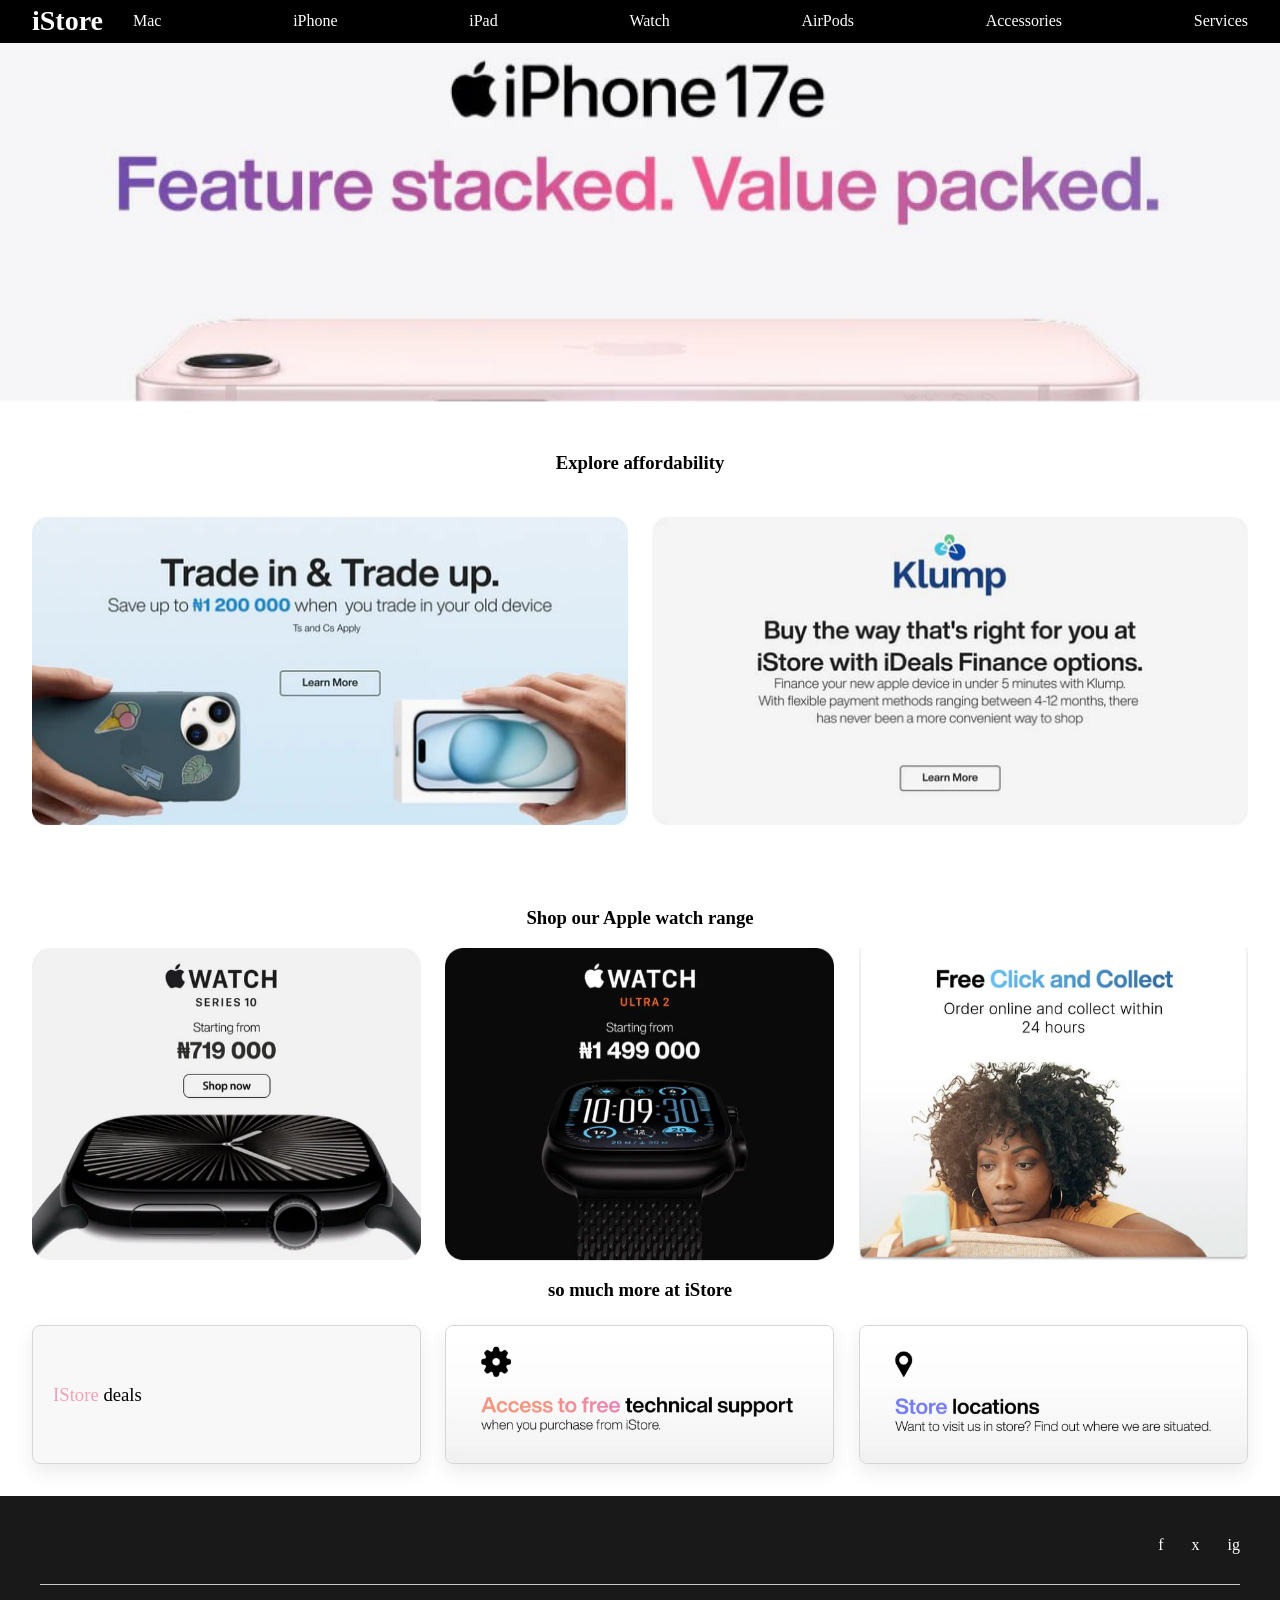
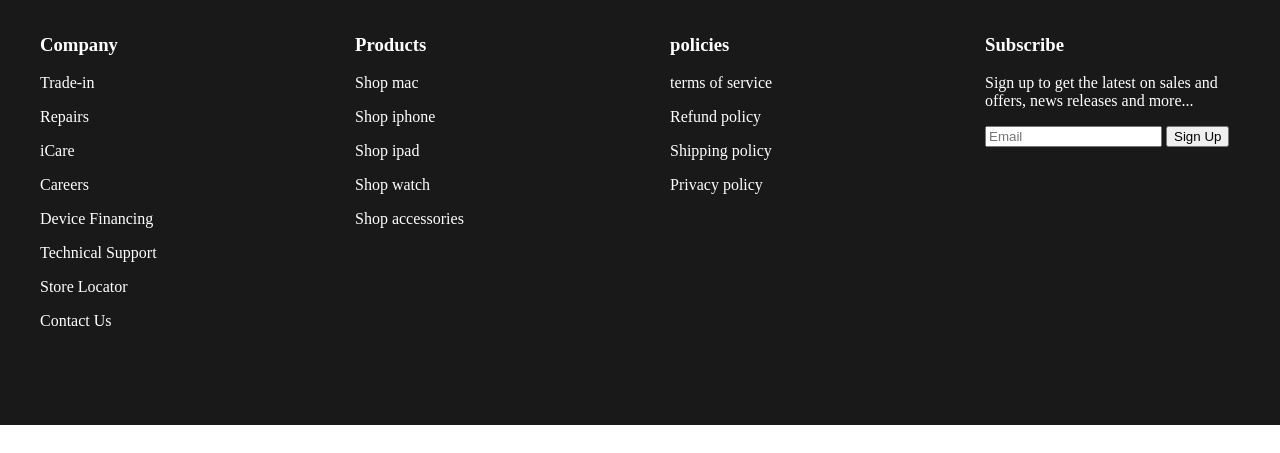
<file: index.html>
<!doctype html>
<html lang="en">
<head>
  <meta charset="utf-8" />
  <meta name="viewport" content="width=device-width, initial-scale=1" />
  <title>Document</title>
  <link rel="stylesheet" href="styles.css" />
  <script src="app.js" defer></script>
</head>
<body>
<header>
  <section class="starting">
    <h1><a href="index.html">iStore</a></h1>
    <nav>
      <ul>
       
        <li><a href="mac.html">Mac</a></li>
        <li><a href="iphone.html">iPhone</a></li>
        <li><a href="ipad.html">iPad</a></li>
        <li><a href="watch.html">Watch</a></li> 
        <li><a href="Airpods.html">AirPods</a></li>
        <li><a href="accessories.html">Accessories</a></li>
        <li><a href="services.html">Services</a></li>
      </ul>
    </nav>
  </section>
</header>
<main>
  <img src="phone copy.jpeg" class="IPHONE" alt="hii">
    <section class="affordability">
        <h3>Explore affordability</h3>
        <div class="container">
            <img src="sigh copy.jpeg" alt="picture">
        </div>
        <div class="container2">
            <img src="klump copy.jpeg" alt="picture2">
        </div>
    </section>
    <section class="watch-section">
        <h3>Shop our Apple watch range</h3>
        <div class="watch-images">
        <img src="picture 2 copy.jpg" alt="Picture2">
        <img src="picture3 copy.jpg" alt="picture3">
        <img src="istore picture copy.jpg" alt="picture4">
        </div>
        <h3> so much more at iStore </h3>
        <div class="card-row">
        <div class="container-3">
            <h3><span>IStore</span> deals</h3>
        </div>
        <div class="container-4">
          <img src="technical copy.jpeg" alt="whatever">
        </div>
        <div class="container-5">
            <img src="ad copy.jpeg" alt="whatever again">
        </div>
        </div>
    </section>
</main>
<footer class="site footer">
  <div class="footer-socials">
    <a href="#">f</a>
    <a href="#">x</a>
    <a href="#">ig</a>
  </div>
  <hr>
  <div class="footer-columns">
    <div>
      <h3>Company</h3>
      <p>Trade-in</p>
      <p>Repairs</p>
      <p>iCare</p>
      <p>Careers</p>
      <p>Device Financing</p>
      <p>Technical Support</p>
      <p>Store Locator</p>
      <p>Contact Us</p>
    </div>
  <div>
    <h3>Products</h3>
    <p>Shop mac</p>
    <p>Shop iphone</p>
    <p>Shop ipad</p>
    <p>Shop watch</p>
    <p>Shop accessories</p>
  </div>
   <div>
    <h3>policies</h3>
    <p>terms of service </p>
    <p>Refund policy</p>
    <p>Shipping policy</p>
    <p>Privacy policy</p>
   </div>
  <div>
    <h3>Subscribe</h3>
  <p>Sign up to get the latest on sales and offers, news releases and more...</p>
  <input type="email" placeholder="Email">
  <button>Sign Up</button>
  </div>
  </div>
  <div class="footer-bottom">
    <p> 2026<span>iStore Nigeria</span></p>
  </div>
</footer>
</body>
</html>
</file>
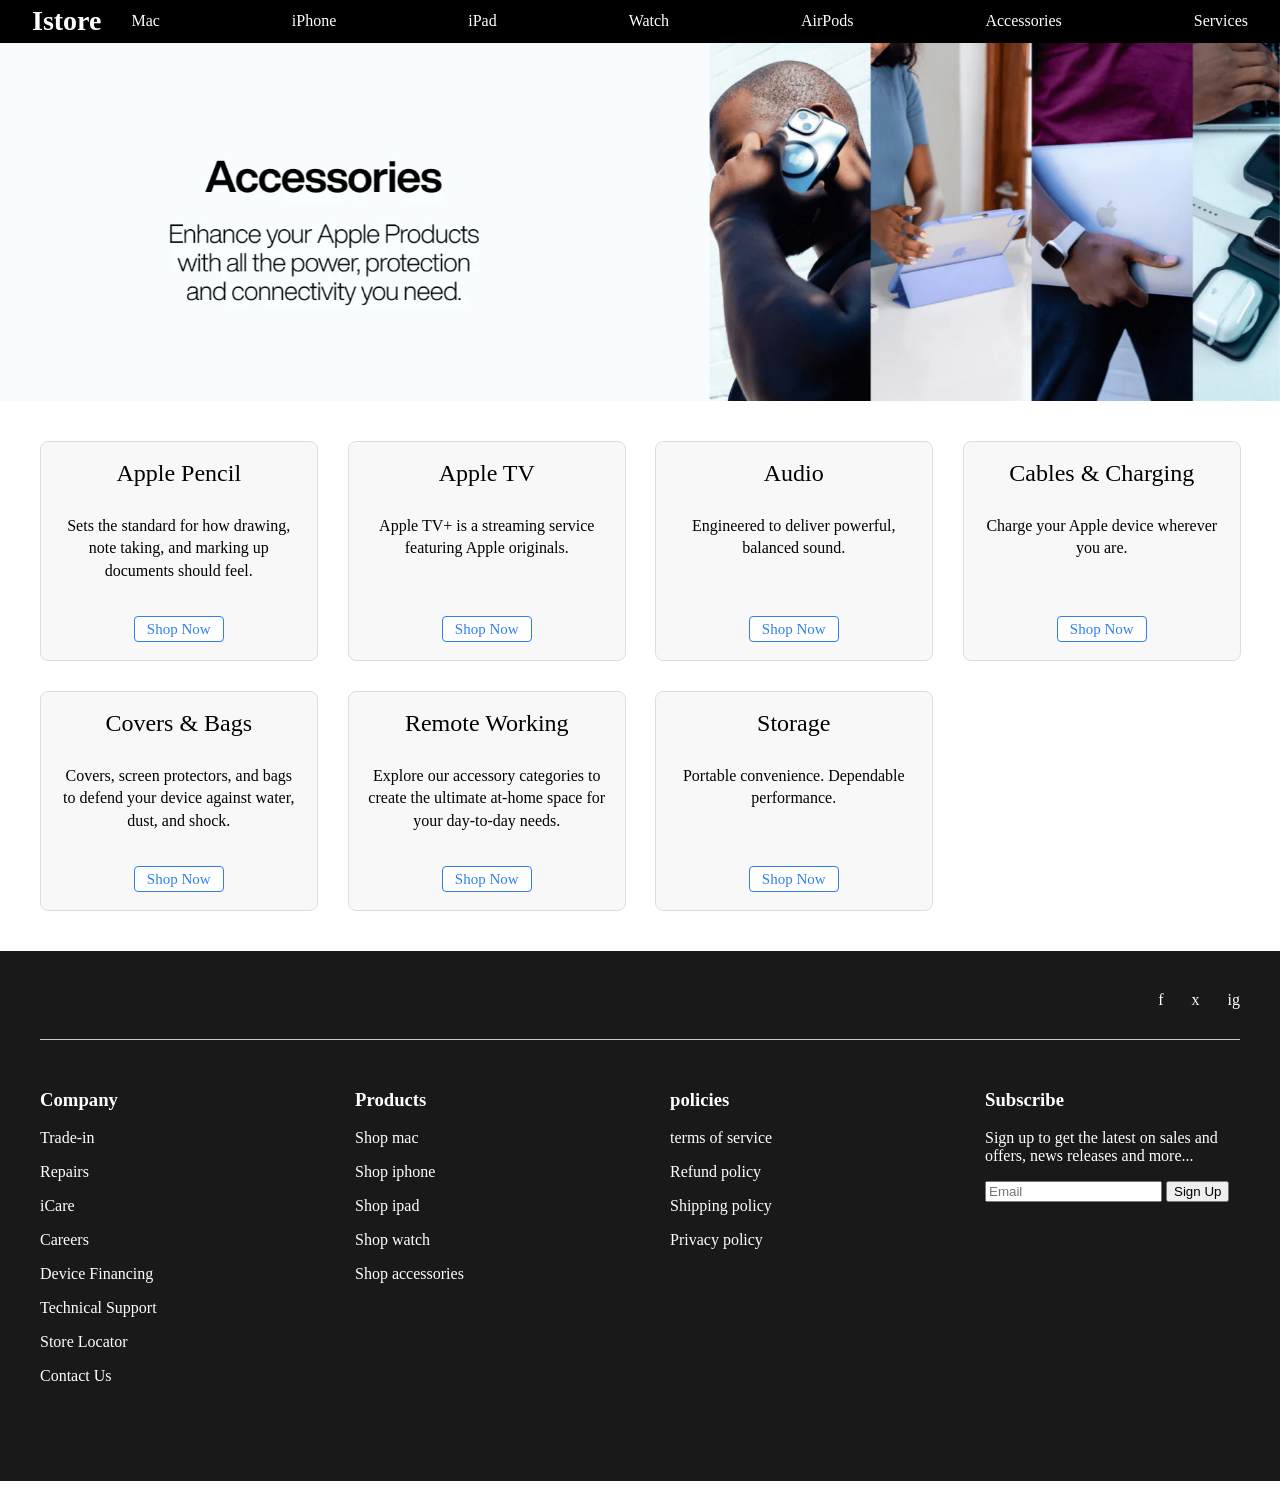
<file: accessories.html>
<!DOCTYPE html>
<html lang="en">
<head>
  <meta charset="utf-8">
  <meta name="viewport" content="width=device-width, initial-scale=1">
  <title>Accessories</title>
  <link rel="stylesheet" href="styles.css">
  <script src="app.js" defer></script>
</head>
<body>
    <header>
  <section class="starting">
    <h1><a href="index.html">Istore</a></h1>
    <nav>
      <ul>
          <li><a href="mac.html">Mac</a></li>
        <li><a href="iphone.html">iPhone</a></li>
        <li><a href="ipad.html">iPad</a></li>
        <li><a href="watch.html">Watch</a></li>
        <li><a href="Airpods.html">AirPods</a></li>
        <li><a href="accessories.html">Accessories</a></li>
        <li><a href="services.html">Services</a></li>
      </ul>
    </nav>
  </section>
</header>
<main>
  <section>
    <img src="Accessories.png" class="accessories-hero" alt="Accessories">
  </section>
  <section class="accessories-grid" aria-label="Accessory categories">
    <div class="accessory-card">
      <h2>Apple Pencil</h2>
      <p>Sets the standard for how drawing, note taking, and marking up documents should feel.</p>
      <button>Shop Now</button>
    </div>

    <div class="accessory-card">
      <h2>Apple TV</h2>
      <p>Apple TV+ is a streaming service featuring Apple originals.</p>
      <button>Shop Now</button>
    </div>

    <div class="accessory-card">
      <h2>Audio</h2>
      <p>Engineered to deliver powerful, balanced sound.</p>
      <button>Shop Now</button>
    </div>

    <div class="accessory-card">
      <h2>Cables & Charging</h2>
      <p>Charge your Apple device wherever you are.</p>
      <button>Shop Now</button>
    </div>

    <div class="accessory-card">
      <h2>Covers & Bags</h2>
      <p>Covers, screen protectors, and bags to defend your device against water, dust, and shock.</p>
      <button>Shop Now</button>
    </div>

    <div class="accessory-card">
      <h2>Remote Working</h2>
      <p>Explore our accessory categories to create the ultimate at-home space for your day-to-day needs.</p>
      <button>Shop Now</button>
    </div>

    <div class="accessory-card">
      <h2>Storage</h2>
      <p>Portable convenience. Dependable performance.</p>
      <button>Shop Now</button>
    </div>
  </section>
</main>
<footer class="site footer">
  <div class="footer-socials">
    <a href="#">f</a>
    <a href="#">x</a>
    <a href="#">ig</a>
  </div>
  <hr>
  <div class="footer-columns">
    <div>
      <h3>Company</h3>
      <p>Trade-in</p>
      <p>Repairs</p>
      <p>iCare</p>
      <p>Careers</p>
      <p>Device Financing</p>
      <p>Technical Support</p>
      <p>Store Locator</p>
      <p>Contact Us</p>
    </div>
  <div>
    <h3>Products</h3>
    <p>Shop mac</p>
    <p>Shop iphone</p>
    <p>Shop ipad</p>
    <p>Shop watch</p>
    <p>Shop accessories</p>
  </div>
   <div>
    <h3>policies</h3>
    <p>terms of service </p>
    <p>Refund policy</p>
    <p>Shipping policy</p>
    <p>Privacy policy</p>
   </div>
  <div>
    <h3>Subscribe</h3>
  <p>Sign up to get the latest on sales and offers, news releases and more...</p>
  <input type="email" placeholder="Email">
  <button>Sign Up</button>
  </div>
  </div>
  <div class="footer-bottom">
    <p> 2026 <span>iStore Nigeria</span></p>
  </div>
</footer>
</body>
</html>
</file>
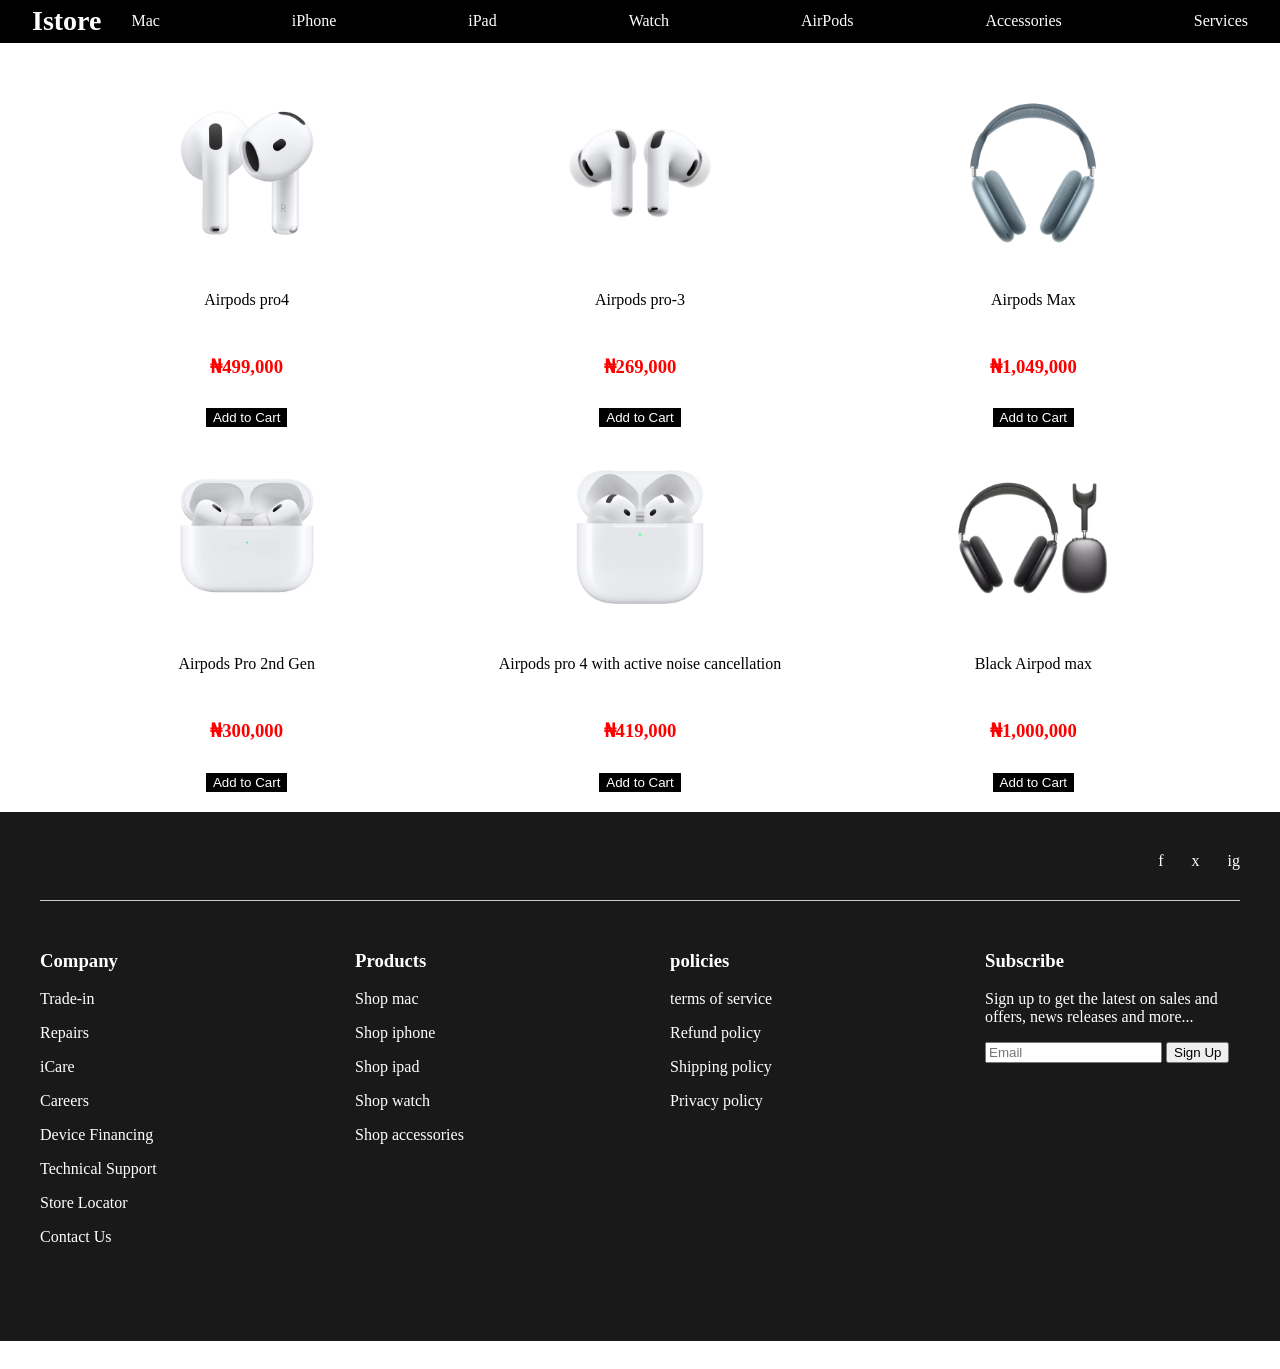
<file: Airpods.html>
<!DOCTYPE html>
<html lang="en">
<head>
  <meta charset="utf-8" />
  <meta name="viewport" content="width=device-width, initial-scale=1" />
  <title>AirPods</title>
  <link rel="stylesheet" href="styles.css" />
  <script src="app.js" defer></script>
</head>
<body>
    <header>
  <section class="starting">
    <h1><a href="index.html">Istore</a></h1>
    <nav>
      <ul>
      
        <li><a href="mac.html">Mac</a></li>
        <li><a href="iphone.html">iPhone</a></li>
        <li><a href="ipad.html">iPad</a></li>
        <li><a href="watch.html">Watch</a></li>
        <li><a href="Airpods.html">AirPods</a></li>
        <li><a href="accessories.html">Accessories</a></li>
        <li><a href="services.html">Services</a></li>
      </ul>
    </nav>
  </section>
</header>
<section>
      <div class="airpods">
        <div class="air pro">
          <img src="AirPods_4_PDP_Image_Position_1__WWEN_1600x copy.png" alt="AirPods Pro">
          <p>Airpods pro4</p>
          <h3>₦499,000</h3>
          <button>Add to Cart</button>
        </div>
        <div class="air pro">
          <img src="AirPods_Pro_3_PDP_Image_Position_1__WWEN_1600x copy.jpg" alt="airpods pro-3">
          <p>Airpods pro-3</p>
          <h3>₦269,000</h3>
          <button>Add to Cart</button>
        </div>
        <div class="air pro">
          <img src="airpods-max copy.png" alt="Airpods pro">
          <p>Airpods Max</p>
          <h3>₦1,049,000</h3>
          <button>Add to Cart</button>
        </div>
        <div class="air pro">
          <img src="airpods_pro_2nd_gen_with_usb-c_pdp_image_position-3__en-us_1600x copy.png" alt="AirPods Pro 2nd Gen">
          <p>Airpods Pro 2nd Gen</p>
          <h3>₦300,000</h3>
          <button>Add to Cart</button>
        </div>
        <div class="air pro">
          <img src="pro 4  copy.png" alt="Airpods">
          <p>Airpods pro 4 with active noise cancellation</p>
          <h3>₦419,000</h3>
          <button>Add to Cart</button>
        </div>
        <div class="air pro">
          <img src="amg_1_1600x copy.jpg" alt="Airpods pro-3">
          <p>Black Airpod max</p>
          <h3>₦1,000,000</h3>
          <button>Add to Cart</button>
        </div>
       </div>
    </section>

    <footer class="site footer">
  <div class="footer-socials">
    <a href="#">f</a>
    <a href="#">x</a>
    <a href="#">ig</a>
  </div>
  <hr>
  <div class="footer-columns">
    <div>
      <h3>Company</h3>
      <p>Trade-in</p>
      <p>Repairs</p>
      <p>iCare</p>
      <p>Careers</p>
      <p>Device Financing</p>
      <p>Technical Support</p>
      <p>Store Locator</p>
      <p>Contact Us</p>
    </div>
  <div>
    <h3>Products</h3>
    <p>Shop mac</p>
    <p>Shop iphone</p>
    <p>Shop ipad</p>
    <p>Shop watch</p>
    <p>Shop accessories</p>
  </div>
   <div>
    <h3>policies</h3>
    <p>terms of service </p>
    <p>Refund policy</p>
    <p>Shipping policy</p>
    <p>Privacy policy</p>
   </div>
  <div>
    
    <h3>Subscribe</h3>
  <p>Sign up to get the latest on sales and offers, news releases and more...</p>
  <input type="email" placeholder="Email">
  <button>Sign Up</button>
  </div>
  </div>
  <div class="footer-bottom">
    <p> 2026<span>iStore Nigeria</span></p>
  </div>
</footer>
    </body> 
    </html>
</file>
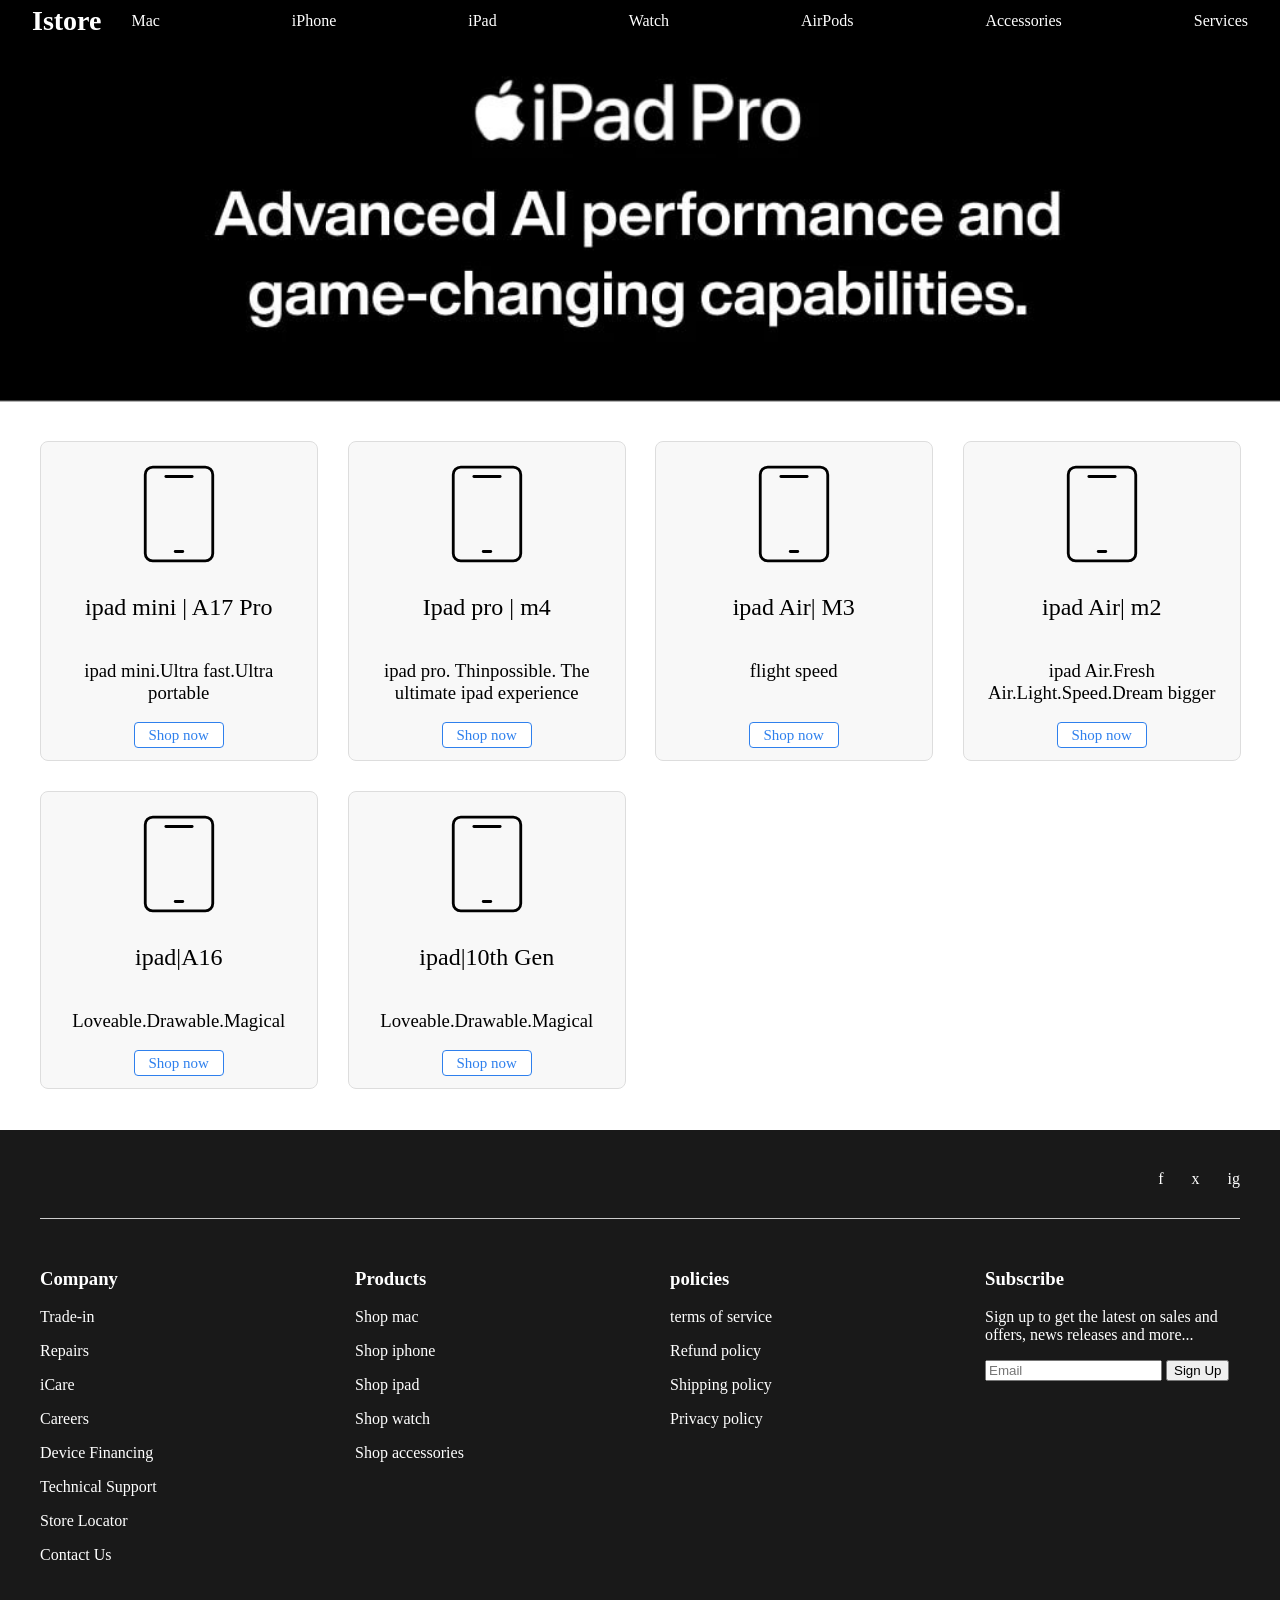
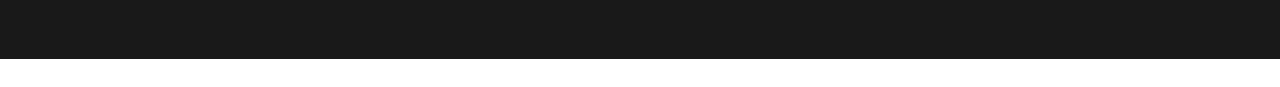
<file: ipad.html>
<!DOCTYPE html>
<html lang="en">
<head>
  <meta charset="utf-8" />
  <meta name="viewport" content="width=device-width, initial-scale=1" />
  <title>iPad</title>
  <link rel="stylesheet" href="styles.css" />
  <script src="app.js" defer></script>
</head>
<body>
    <header>
  <section class="starting">
    <h1><a href="index.html">Istore</a></h1>
    <nav>
      <ul>
      
        <li><a href="mac.html">Mac</a></li>
        <li><a href="iphone.html">iPhone</a></li>
        <li><a href="ipad.html">iPad</a></li>
        <li><a href="watch.html">Watch</a></li>
        <li><a href="Airpods.html">AirPods</a></li>
        <li><a href="accessories.html">Accessories</a></li>
        <li><a href="services.html">Services</a></li>
      </ul>
    </nav>
  </section>
</header>
<section>
    <img src="ipad copy.jpeg" class="ipad-1">
    <div class="ipad">
        <div class="device">
            <img src="ipad-icon.svg" alt="iPad">
            <h2>ipad mini | A17 Pro</h2>
            <h3>ipad mini.Ultra fast.Ultra portable</h3>
            <button>Shop now</button>
        </div>
        <div class="device">
            <img src="ipad-icon.svg" alt="iPad">
            <h2>Ipad pro | m4</h2>
            <h3>ipad pro. Thinpossible. The ultimate ipad experience</h3>
            <button>Shop now</button>
        </div>
        <div class="device">
            <img src="ipad-icon.svg" alt="iPad">
            <h2>ipad Air| M3</h2>
            <h3>flight speed</h3>
            <button>Shop now</button>
        </div>
        <div class="device">
            <img src="ipad-icon.svg" alt="iPad">
            <h2>ipad Air| m2</h2>
            <h3>ipad Air.Fresh Air.Light.Speed.Dream bigger</h3>
            <button>Shop now</button> 
        </div>
        <div class="device">
            <img src="ipad-icon.svg" alt="iPad">
            <h2>ipad|A16</h2>
            <h3>Loveable.Drawable.Magical</h3>
            <button>Shop now</button>
        </div>
        <div class="device">
            <img src="ipad-icon.svg" alt="iPad">
            <h2>ipad|10th Gen</h2>
            <h3>Loveable.Drawable.Magical</h3>
            <button>Shop now</button>
        </div>
    </div>
</section>
    <footer class="site footer">
  <div class="footer-socials">
    <a href="#">f</a>
    <a href="#">x</a>
    <a href="#">ig</a>
  </div>
  <hr>
  <div class="footer-columns">
    <div>
      <h3>Company</h3>
      <p>Trade-in</p>
      <p>Repairs</p>
      <p>iCare</p>
      <p>Careers</p>
      <p>Device Financing</p>
      <p>Technical Support</p>
      <p>Store Locator</p>
      <p>Contact Us</p>
    </div>
  <div>
    <h3>Products</h3>
    <p>Shop mac</p>
    <p>Shop iphone</p>
    <p>Shop ipad</p>
    <p>Shop watch</p>
    <p>Shop accessories</p>
  </div>
   <div>
    <h3>policies</h3>
    <p>terms of service </p>
    <p>Refund policy</p>
    <p>Shipping policy</p>
    <p>Privacy policy</p>
   </div>
  <div>
    <h3>Subscribe</h3>
  <p>Sign up to get the latest on sales and offers, news releases and more...</p>
  <input type="email" placeholder="Email">
  <button>Sign Up</button>
  </div>
  </div>
  <div class="footer-bottom">
    <p> 2026<span>iStore Nigeria</span></p>
  </div>
</footer>
    </body>
    </html>
</file>
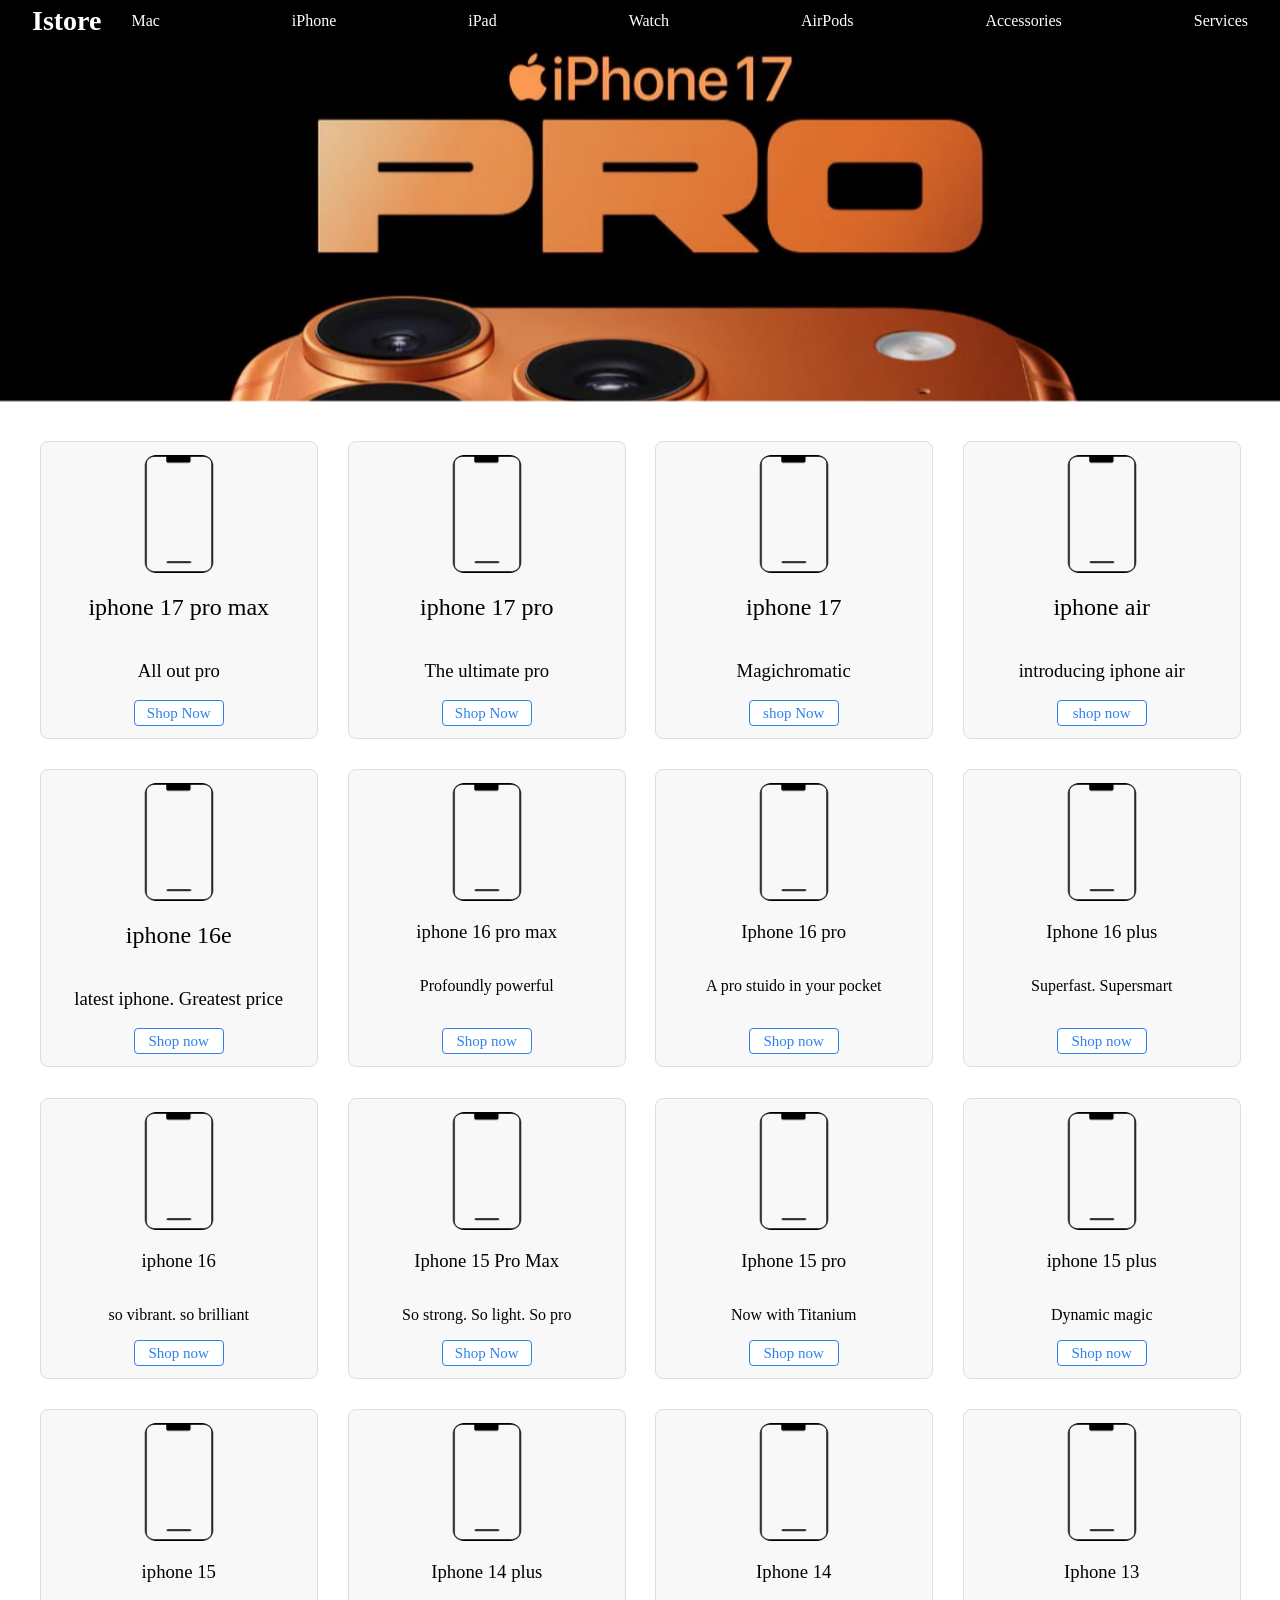
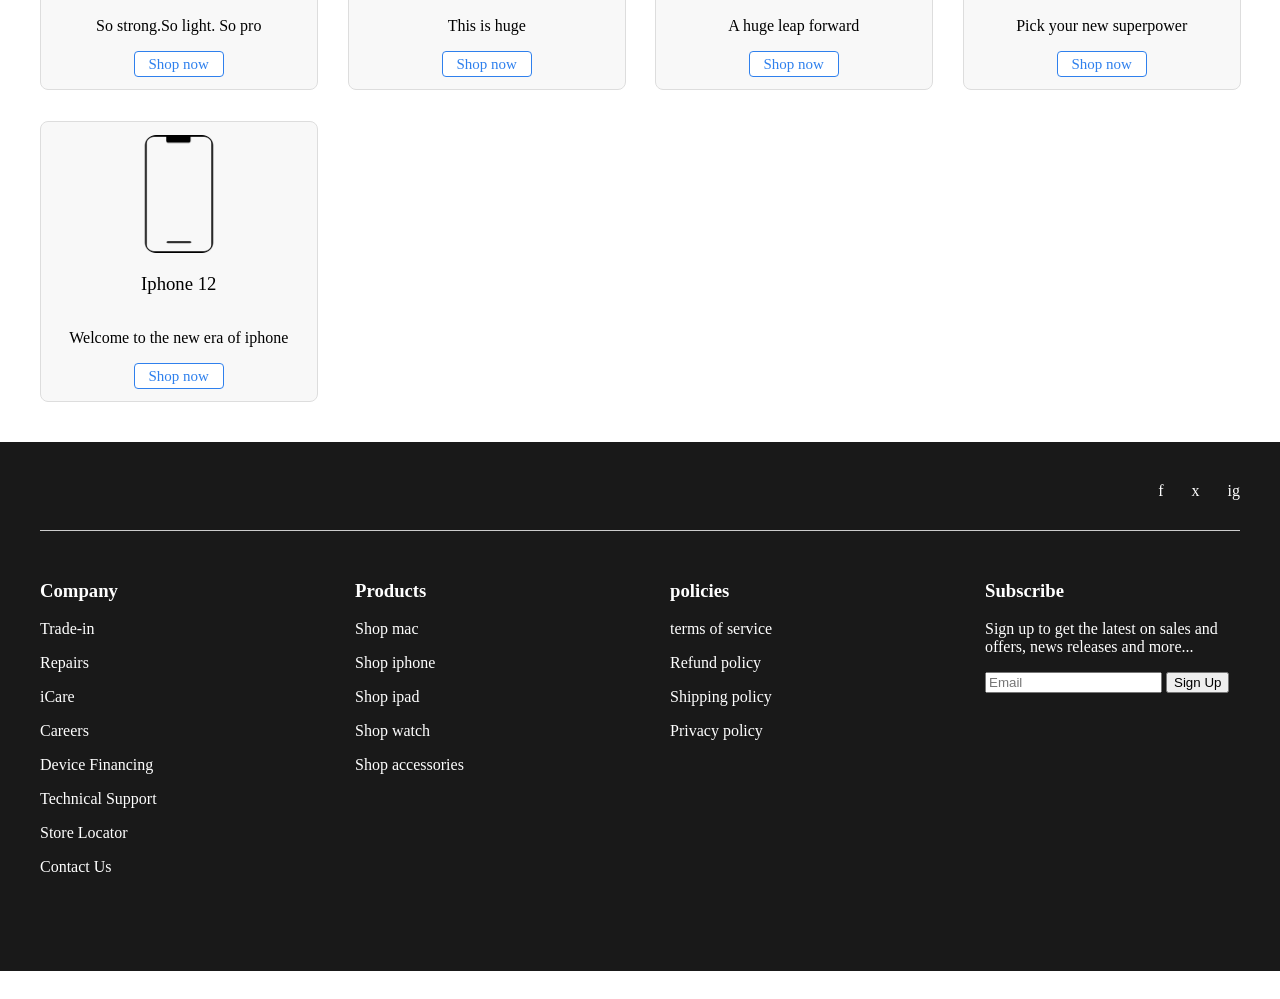
<file: iphone.html>
<!DOCTYPE html>
<html lang="en">
<head>
  <meta charset="utf-8" />
  <meta name="viewport" content="width=device-width, initial-scale=1" />
  <title>iPhone</title>
  <link rel="stylesheet" href="styles.css" />
  <script src="app.js" defer></script>
</head>
<body>
    <header>
  <section class="starting">
    <h1><a href="index.html">Istore</a></h1>
    <nav>
      <ul>
      
        <li><a href="mac.html">Mac</a></li>
        <li><a href="iphone.html">iPhone</a></li>
        <li><a href="ipad.html">iPad</a></li>
        <li><a href="watch.html">Watch</a></li>
        <li><a href="Airpods.html">AirPods</a></li>
        <li><a href="accessories.html">Accessories</a></li>
        <li><a href="services.html">Services</a></li>
      </ul>
    </nav>
  </section>
</header>
<img src="iphone 17 copy.jpeg" class="iphone-2">
    <div class="iphone">
        <div class="phone">
        <img src="phone-thin-icon.svg" alt="iphone">
        <h2>iphone 17 pro max</h2>
        <h3>All out pro</h3>
        <button>Shop Now</button>
        </div>
    
        <div class="phone">
        <img src="phone-thin-icon.svg" alt="iphone">
        <h2>iphone 17 pro</h2>
        <h3>The ultimate pro</h3>
        <button>Shop Now</button>
        </div>
        <div class="phone">
            <img src="phone-thin-icon.svg" alt="iphone">
            <h2>iphone 17</h2>
            <h3>Magichromatic</h3>
            <button>shop Now</button>
        </div>
        <div class="phone">
            <img src="phone-thin-icon.svg" alt="iphone">
            <h2>iphone air</h2>
            <h3>introducing iphone air</h3>
            <button>shop now</button>
        </div>
      <div class="phone">
        <img src="phone-thin-icon.svg" alt="iphone">
        <h2>iphone 16e</h2>
        <h3>latest iphone. Greatest price</h3>
        <button>Shop now</button>
      </div>
      <div class="phone">
        <img src="phone-thin-icon.svg" alt="iphone">
        <h3>iphone 16 pro max</h3>
        <p>Profoundly powerful</p>
        <button>Shop now</button>
      </div>
      <div class="phone">
        <img src="phone-thin-icon.svg" alt="iphone">
        <h3>Iphone 16 pro</h3>
        <p> A pro stuido in your pocket</p>
        <button>Shop now</button>
      </div>
      <div class="phone">
        <img src="phone-thin-icon.svg" alt="iphone">
        <h3>Iphone 16 plus</h3>
        <p>Superfast. Supersmart</p>
        <button>Shop now</button>
      </div>
      <div class="phone">
        <img src="phone-thin-icon.svg" alt="iphone">
        <h3>iphone 16</h3>
        <p>so vibrant. so brilliant</p>
        <button>Shop now</button>
      </div>
      <div class="phone">
        <img src="phone-thin-icon.svg" alt="iphone">
        <h3>Iphone 15 Pro Max</h3>
        <p>So strong. So light. So pro</p>
        <button>Shop Now</button>
      </div>
      <div class="phone">
        <img src="phone-thin-icon.svg" alt="iphone">
        <h3>Iphone 15 pro</h3>
        <p>Now with Titanium</p>
        <button>Shop now</button>
      </div>
      <div class="phone">
        <img src="phone-thin-icon.svg" alt="iphone">
        <h3>iphone 15 plus</h3>
        <p>Dynamic magic</p>
        <button>Shop now</button>
      </div>
      <div class="phone">
        <img src="phone-thin-icon.svg" alt="iphone">
        <h3>iphone 15 </h3>
        <p>So strong.So light. So pro</p>
        <button>Shop now</button>
        </div>
          <div class="phone">
            <img src="phone-thin-icon.svg" alt="iphone">
        <h3>Iphone 14 plus</h3>
        <p>This is huge</p>
        <button>Shop now</button>
      </div>
      <div class="phone">
        <img src="phone-thin-icon.svg" alt="iphone">
        <h3>Iphone 14</h3>
        <p>A huge leap forward</p>
        <button>Shop now</button>
      </div>
      <div class="phone">
        <img src="phone-thin-icon.svg" alt="iphone">
        <h3>Iphone 13</h3>
        <p>Pick your new superpower</p>
        <button>Shop now</button>
      </div>
      <div class="phone">
        <img src="phone-thin-icon.svg" alt="iphone">
        <h3>Iphone 12 </h3>
        <p>Welcome to the new era of iphone</p>
        <button>Shop now</button>
      </div>






    </div>
    <footer class="site footer">
  <div class="footer-socials">
    <a href="#">f</a>
    <a href="#">x</a>
    <a href="#">ig</a>
  </div>
  <hr>
  <div class="footer-columns">
    <div>
      <h3>Company</h3>
      <p>Trade-in</p>
      <p>Repairs</p>
      <p>iCare</p>
      <p>Careers</p>
      <p>Device Financing</p>
      <p>Technical Support</p>
      <p>Store Locator</p>
      <p>Contact Us</p>
    </div>
  <div>
    <h3>Products</h3>
    <p>Shop mac</p>
    <p>Shop iphone</p>
    <p>Shop ipad</p>
    <p>Shop watch</p>
    <p>Shop accessories</p>
  </div>
   <div>
    <h3>policies</h3>
    <p>terms of service </p>
    <p>Refund policy</p>
    <p>Shipping policy</p>
    <p>Privacy policy</p>
   </div>
  <div>
    <h3>Subscribe</h3>
  <p>Sign up to get the latest on sales and offers, news releases and more...</p>
  <input type="email" placeholder="Email">
  <button>Sign Up</button>
  </div>
  </div>
  <div class="footer-bottom">
    <p> 2026<span>iStore Nigeria</span></p>
  </div>
</footer>
    </body>
    </html>
</file>
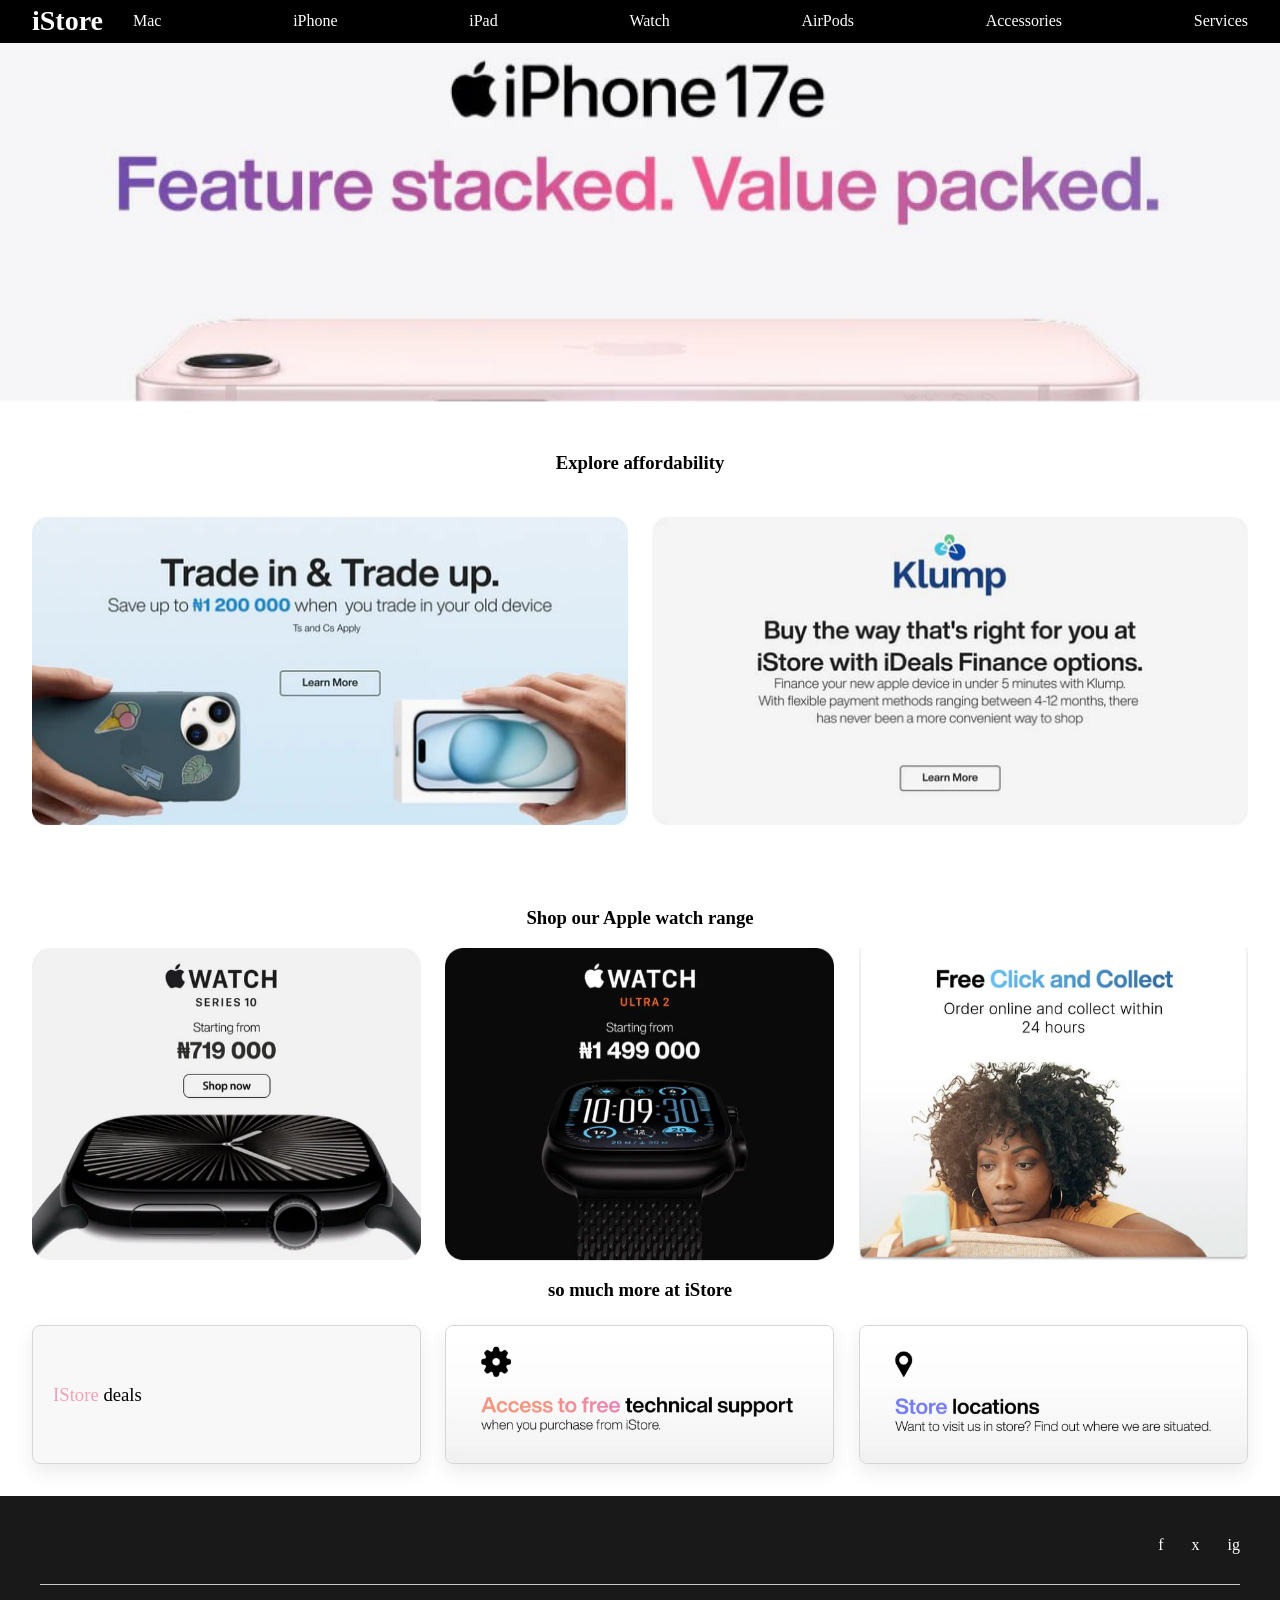
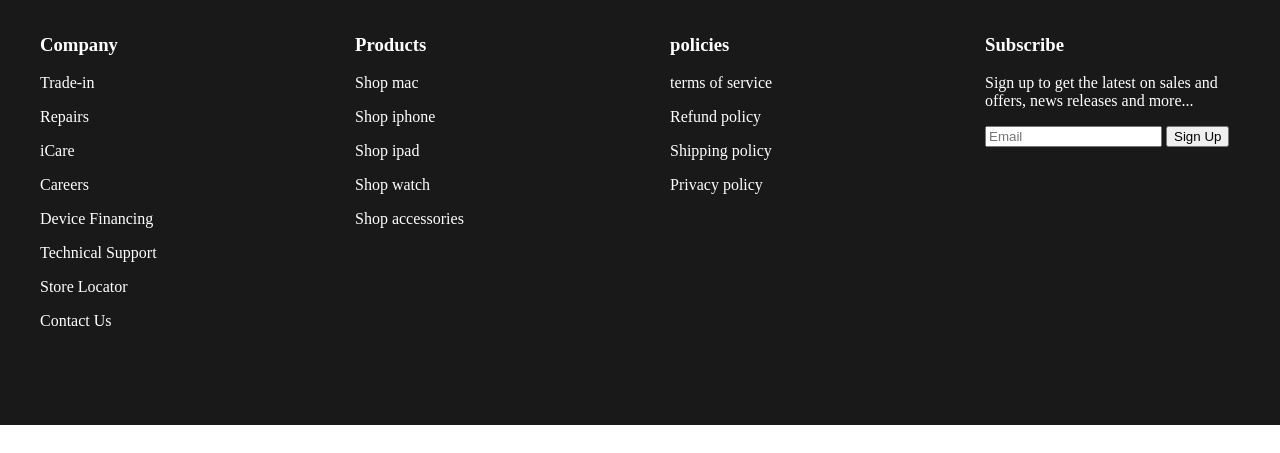
<file: Istore.html>
<!DOCTYPE html>
<html lang="en">
<head>
  <meta charset="UTF-8">
  <meta name="viewport" content="width=device-width, initial-scale=1.0">
  <title>Document</title>
  <link rel="stylesheet" href="styles.css">
  <script src="app.js" defer></script>
</head>
<header>
    <section class="starting">
    <h1><a href="index.html">iStore</a></h1>
    <nav>
      <ul>
        
        <li><a href="mac.html">Mac</a></li>
        <li><a href="iphone.html">iPhone</a></li>
        <li><a href="ipad.html">iPad</a></li>
        <li><a href="watch.html">Watch</a></li> 
        <li><a href="Airpods.html">AirPods</a></li>
        <li><a href="accessories.html">Accessories</a></li>
        <li><a href="services.html">Services</a></li>
      </ul>
    </nav>
  </section>
</header>
<body>
<main>
  <img src="phone copy.jpeg" class="IPHONE" alt="hii">
    <section class="affordability">
        <h3>Explore affordability</h3>
        <div class="container">
            <img src="sigh copy.jpeg" alt="picture">
        </div>
        <div class="container2">
            <img src="klump copy.jpeg" alt="picture2">
        </div>
    </section>
    <section class="watch-section">
        <h3>Shop our Apple watch range</h3>
        <div class="watch-images">
        <img src="picture 2 copy.jpg" alt="Picture2">
        <img src="picture3 copy.jpg" alt="picture3">
        <img src="istore picture copy.jpg" alt="picture4">
        </div>
        <h3> so much more at iStore </h3>
        <div class="card-row">
        <div class="container-3">
            <h3><span>IStore</span> deals</h3>
        </div>
        <div class="container-4">
          <img src="technical copy.jpeg" alt="whatever">
        </div>
        <div class="container-5">
            <img src="ad copy.jpeg" alt="whatever again">
        </div>
        </div>
    </section>
</main>
<footer class="site footer">
  <div class="footer-socials">
    <a href="#">f</a>
    <a href="#">x</a>
    <a href="#">ig</a>
  </div>
  <hr>
  <div class="footer-columns">
    <div>
      <h3>Company</h3>
      <p>Trade-in</p>
      <p>Repairs</p>
      <p>iCare</p>
      <p>Careers</p>
      <p>Device Financing</p>
      <p>Technical Support</p>
      <p>Store Locator</p>
      <p>Contact Us</p>
    </div>
  <div>
    <h3>Products</h3>
    <p>Shop mac</p>
    <p>Shop iphone</p>
    <p>Shop ipad</p>
    <p>Shop watch</p>
    <p>Shop accessories</p>
  </div>
   <div>
    <h3>policies</h3>
    <p>terms of service </p>
    <p>Refund policy</p>
    <p>Shipping policy</p>
    <p>Privacy policy</p>
   </div>
  <div>
    <h3>Subscribe</h3>
  <p>Sign up to get the latest on sales and offers, news releases and more...</p>
  <input type="email" placeholder="Email">
  <button>Sign Up</button>
  </div>
  </div>
  <div class="footer-bottom">
    <p> 2026 <span>iStore Nigeria</span></p>
  </div>
</footer>
</body>
</html>
</file>
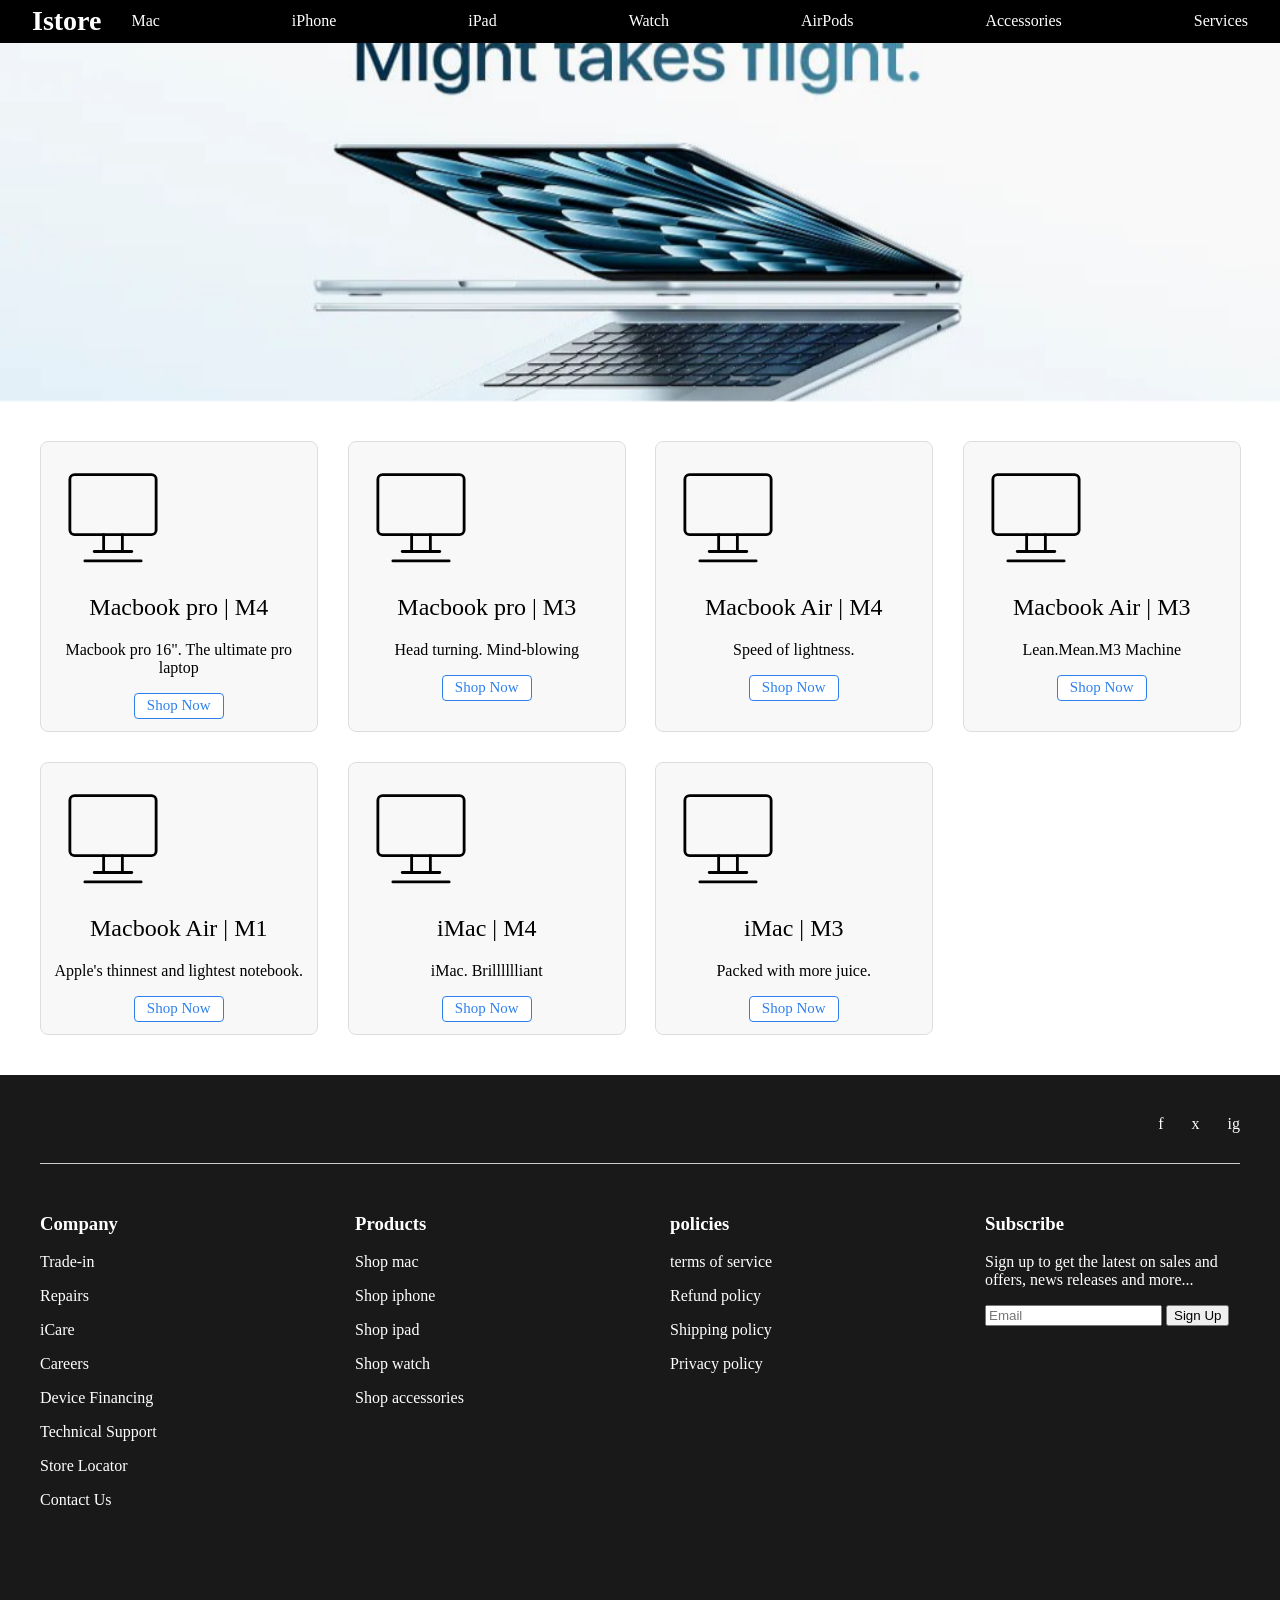
<file: mac.html>
<!DOCTYPE html>
<html lang="en">
<head>
  <meta charset="utf-8" />
  <meta name="viewport" content="width=device-width, initial-scale=1" />
  <title>Mac</title>
  <link rel="stylesheet" href="styles.css" />
  <script src="app.js" defer></script>
</head>
<body>
    <header>
  <section class="starting">
    <h1><a href="index.html">Istore</a></h1>
    <nav>
      <ul>
       
        <li><a href="mac.html">Mac</a></li>
        <li><a href="iphone.html">iPhone</a></li>
        <li><a href="ipad.html">iPad</a></li>
        <li><a href="watch.html">Watch</a></li>
        <li><a href="Airpods.html">AirPods</a></li>
        <li><a href="accessories.html">Accessories</a></li>
        <li><a href="services.html">Services</a></li>
      </ul>
    </nav>
  </section>
</header>
<section>
  <img src="Macbook picture copy.jpg" class="macbook-2">
<div class="laptop">
    <div class="mac">
   <img src="macbook-icon.svg" alt="Computer">
   <h2>Macbook pro | M4</h2>
   <p>Macbook pro 16". The ultimate pro laptop</p>
   <button>Shop Now</button>
    </div>
    <div class="mac">
    <img src="macbook-icon.svg" alt="Computer">
    <h2>Macbook pro | M3</h2>
    <p>Head turning. Mind-blowing</p>
    <button>Shop Now</button>
    </div>
    <div class="mac">
    <img src="macbook-icon.svg" alt="Computer">
    <h2>Macbook Air | M4</h2>
    <p>Speed of lightness.</p>
    <button>Shop Now</button>
    </div>
    <div class="mac">
    <img src="macbook-icon.svg" alt="Computer">
    <h2>Macbook Air | M3</h2>
    <p>Lean.Mean.M3 Machine</p>
    <button>Shop Now</button>
     </div>
     <div class="mac">
    <img src="macbook-icon.svg" alt="Computer">
    <h2>Macbook Air | M1</h2>
    <p>Apple's thinnest and lightest notebook.</p>
    <button>Shop Now</button>
     </div>
     <div class="mac">
    <img src="macbook-icon.svg" alt="Computer">
    <h2>iMac | M4</h2>
    <p>iMac. Brilllllliant </p>
    <button>Shop Now</button>
     </div>
     <div class="mac">
    <img src="macbook-icon.svg" alt="Computer">
    <h2>iMac | M3</h2>
    <p>Packed with more juice.</p>
    <button>Shop Now</button>
     </div>
    </div>
    </section>

    <footer class="site footer">
  <div class="footer-socials">
    <a href="#">f</a>
    <a href="#">x</a>
    <a href="#">ig</a>
  </div>
  <hr>
  <div class="footer-columns">
    <div>
      <h3>Company</h3>
      <p>Trade-in</p>
      <p>Repairs</p>
      <p>iCare</p>
      <p>Careers</p>
      <p>Device Financing</p>
      <p>Technical Support</p>
      <p>Store Locator</p>
      <p>Contact Us</p>
    </div>
  <div>
    <h3>Products</h3>
    <p>Shop mac</p>
    <p>Shop iphone</p>
    <p>Shop ipad</p>
    <p>Shop watch</p>
    <p>Shop accessories</p>
  </div>
   <div>
    <h3>policies</h3>
    <p>terms of service </p>
    <p>Refund policy</p>
    <p>Shipping policy</p>
    <p>Privacy policy</p>
   </div>
  <div>
    <h3>Subscribe</h3>
  <p>Sign up to get the latest on sales and offers, news releases and more...</p>
  <input type="email" placeholder="Email">
  <button>Sign Up</button>
  </div>
  </div>
  <div class="footer-bottom">
    <p> 2026<span>iStore Nigeria</span></p>
  </div>
</footer>
    </body>
    </html>
</file>
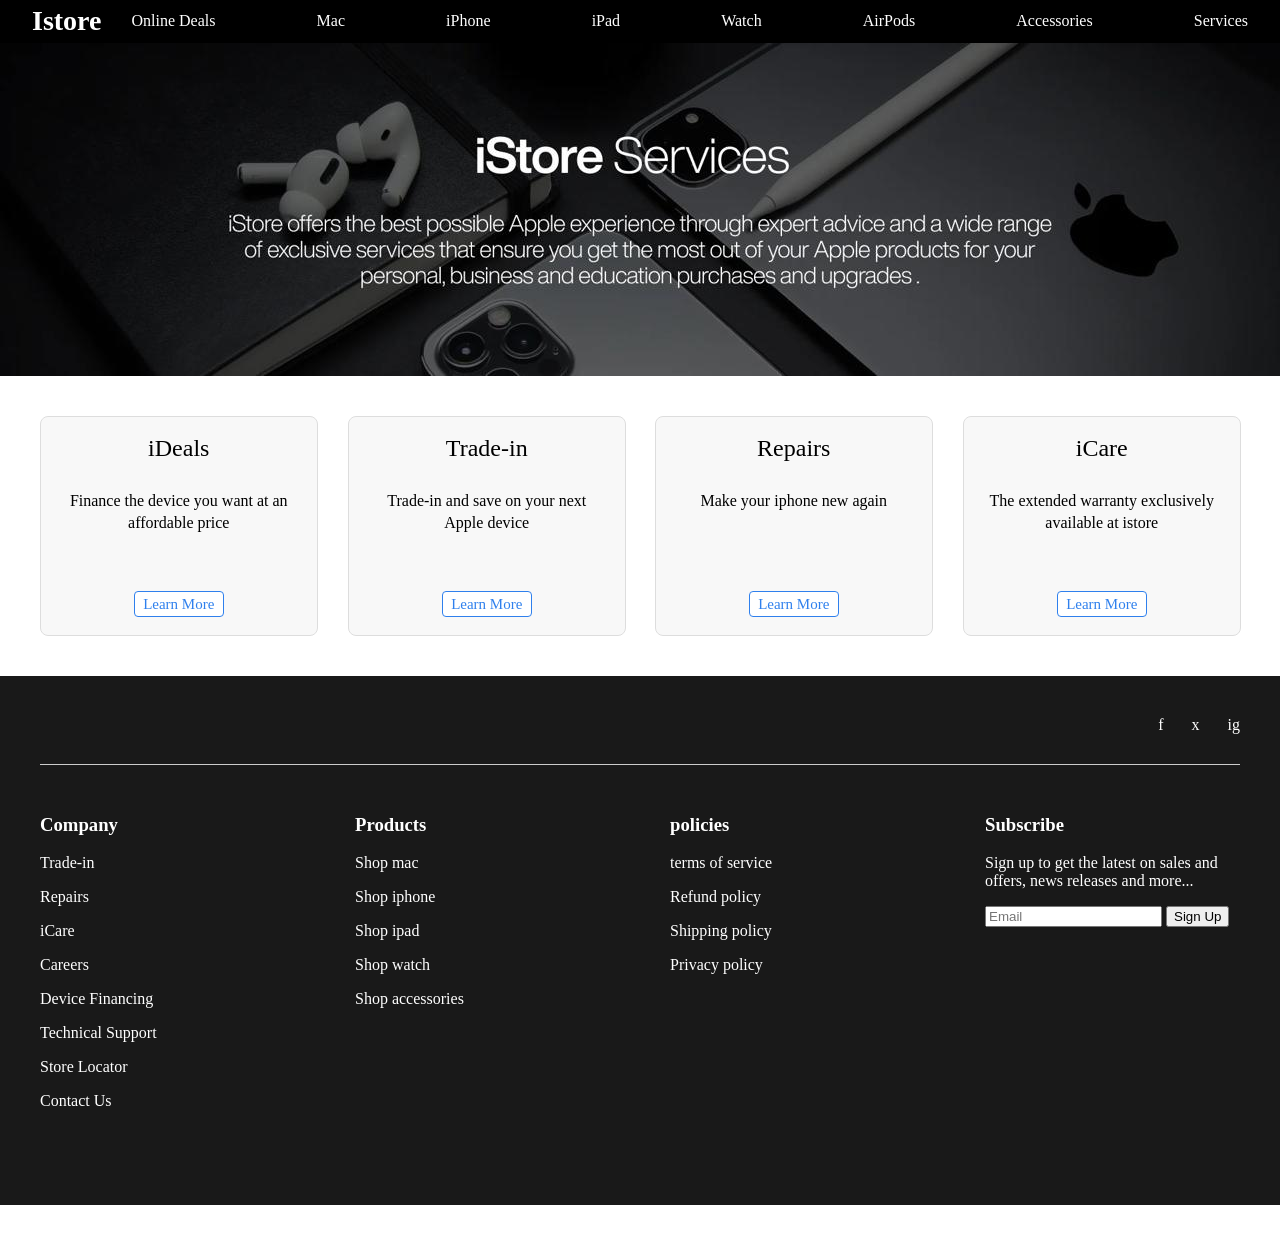
<file: services.html>
<!DOCTYPE html>
<html lang="en">
<head>
  <meta charset="utf-8">
  <meta name="viewport" content="width=device-width, initial-scale=1">
  <title>Services</title>
  <link rel="stylesheet" href="styles.css">
  <script src="app.js" defer></script>
</head>
<body>
     <header>
  <section class="starting">
    <h1><a href="index.html">Istore</a></h1>
    <nav>
      <ul>
        <li><a href="Online Deals">Online Deals</a></li>
        <li><a href="mac.html">Mac</a></li>
        <li><a href="iphone.html">iPhone</a></li>
        <li><a href="ipad.html">iPad</a></li>
        <li><a href="watch.html">Watch</a></li>
        <li><a href="Airpods.html">AirPods</a></li>
        <li><a href="accessories.html">Accessories</a></li>
        <li><a href="services.html">Services</a></li>
      </ul>
    </nav>
  </section>
</header>
<main>
<section>
  <img src="services copy.jpeg" class="services-hero" alt="services">
</section>
<section class="services-section">
  <div class="services">
    <h2>iDeals</h2>
    <p>Finance the device you want at an affordable price</p>
    <button>Learn More</button>
  </div>
  <div class="services">
    <h2>Trade-in</h2>
    <p>Trade-in and save on your next Apple device</p>
    <button>Learn More</button>
  </div>
  <div class="services">
    <h2>Repairs</h2>
    <p>Make your iphone new again</p>
    <button>Learn More</button>
  </div>
  <div class="services">
    <h2>iCare</h2>
    <p>The extended warranty exclusively available at istore</p>
    <button>Learn More</button>
  </div>
</section>
</main>
    <footer class="site footer">
  <div class="footer-socials">
    <a href="#">f</a>
    <a href="#">x</a>
    <a href="#">ig</a>
  </div>
  <hr>
  <div class="footer-columns">
    <div>
      <h3>Company</h3>
      <p>Trade-in</p>
      <p>Repairs</p>
      <p>iCare</p>
      <p>Careers</p>
      <p>Device Financing</p>
      <p>Technical Support</p>
      <p>Store Locator</p>
      <p>Contact Us</p>
    </div>
  <div>
    <h3>Products</h3>
    <p>Shop mac</p>
    <p>Shop iphone</p>
    <p>Shop ipad</p>
    <p>Shop watch</p>
    <p>Shop accessories</p>
  </div>
   <div>
    <h3>policies</h3>
    <p>terms of service </p>
    <p>Refund policy</p>
    <p>Shipping policy</p>
    <p>Privacy policy</p>
   </div>
  <div>
    <h3>Subscribe</h3>
  <p>Sign up to get the latest on sales and offers, news releases and more...</p>
  <input type="email" placeholder="Email">
  <button>Sign Up</button>
  </div>
  </div>
  <div class="footer-bottom">
    <p> 2026<span>iStore Nigeria</span></p>
  </div>
</footer>
    </body> 
    </html>
</file>
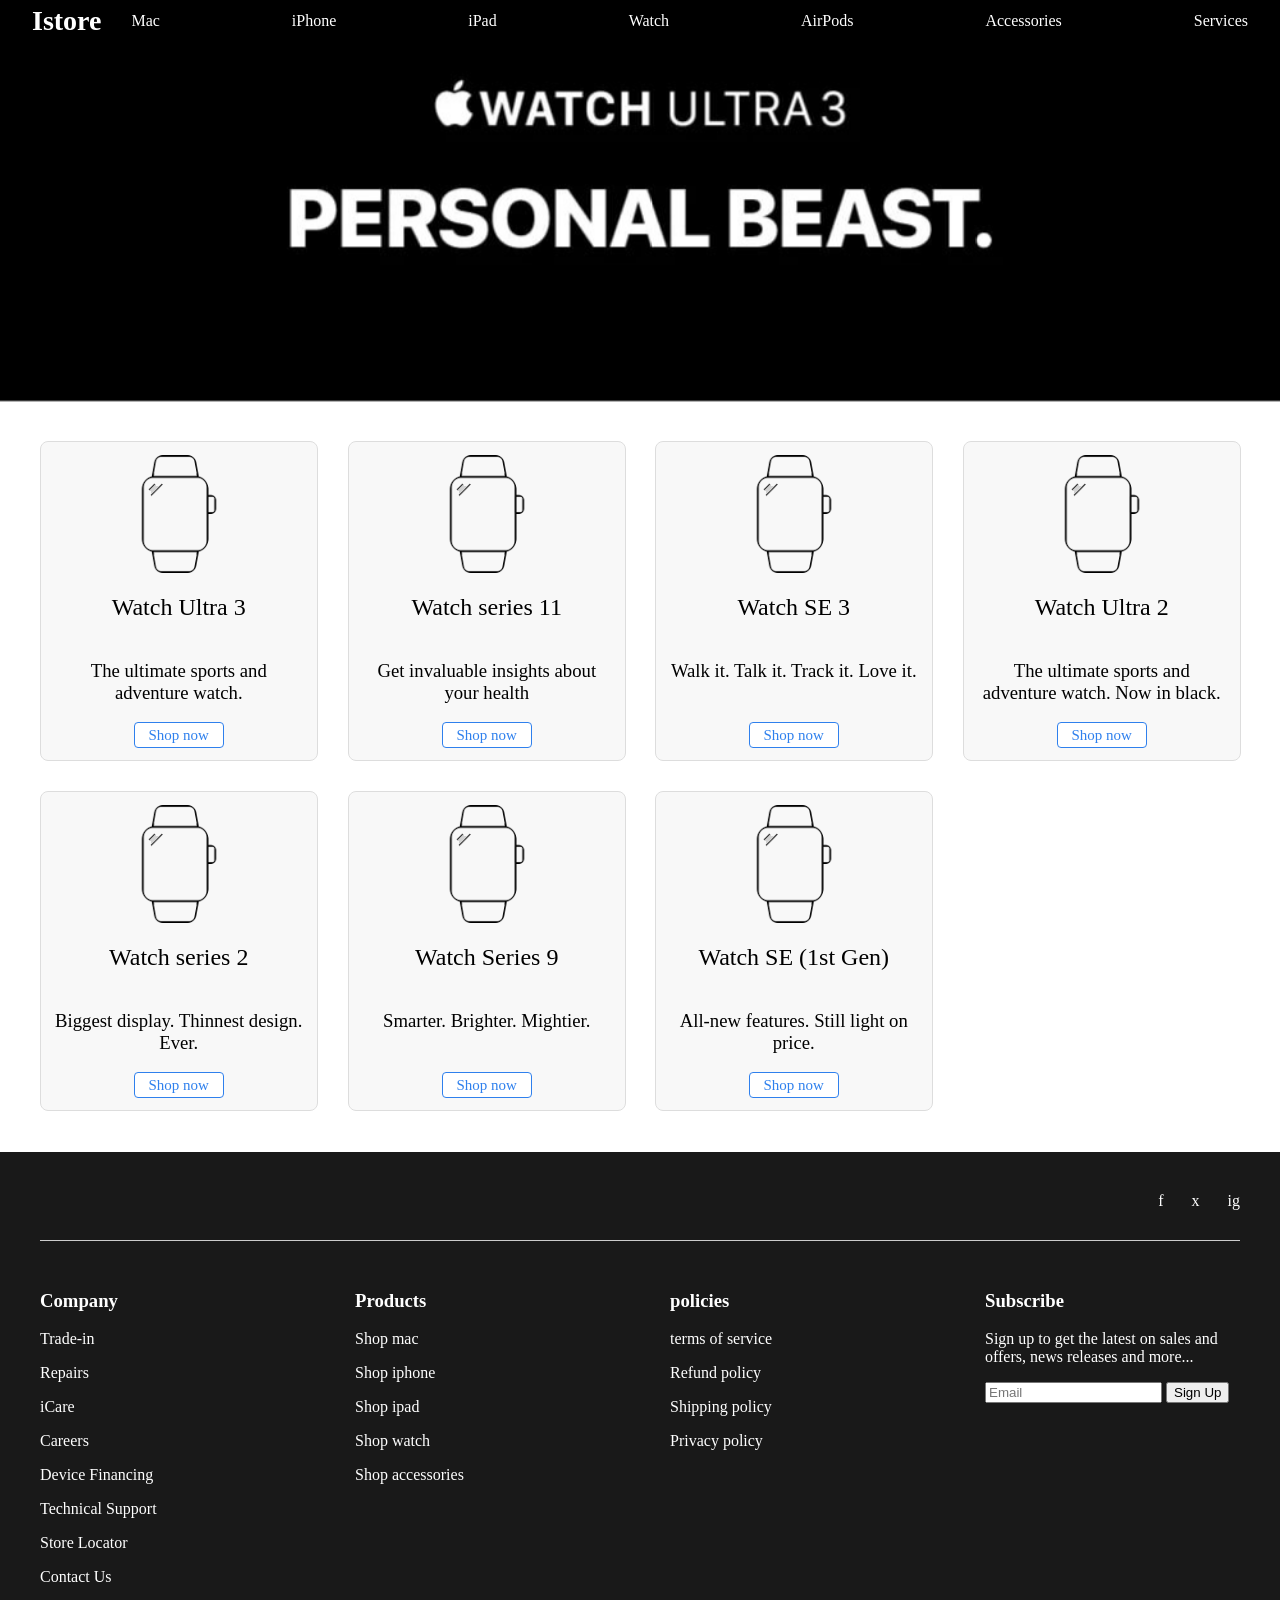
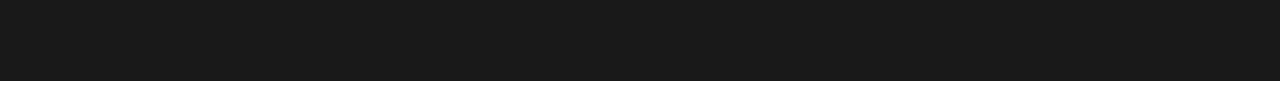
<file: watch.html>
<!DOCTYPE html>
<html lang="en">
<head>
  <meta charset="utf-8" />
  <meta name="viewport" content="width=device-width, initial-scale=1" />
  <title>Watch</title>
  <link rel="stylesheet" href="styles.css" />
  <script src="app.js" defer></script>
</head>
<body>
    <header>
  <section class="starting">
    <h1><a href="index.html">Istore</a></h1>
    <nav>
      <ul>
      
        <li><a href="mac.html">Mac</a></li>
        <li><a href="iphone.html">iPhone</a></li>
        <li><a href="ipad.html">iPad</a></li>
        <li><a href="watch.html">Watch</a></li>
        <li><a href="Airpods.html">AirPods</a></li>
        <li><a href="accessories.html">Accessories</a></li>
        <li><a href="services.html">Services</a></li>
      </ul>
    </nav>
  </section>
</header>
<section>
  <img src="watch2.jpeg" class="watch-2">
    <div class="watch">
        <div class="iwatch">
            <img src="watch-thin-icon.svg" alt="watch">
            <h2>Watch Ultra 3</h2>
            <h3>The ultimate sports and adventure watch.</h3>
            <button>Shop now</button>
        </div>
            <div class="iwatch">
                <img src="watch-thin-icon.svg" alt="watch">
                <h2>Watch series 11</h2>
                <h3>Get invaluable insights about your health</h3>
                <button>Shop now</button>
            </div>
        
            <div class="iwatch">
                <img src="watch-thin-icon.svg" alt="watch">
                <h2>Watch SE 3</h2>
                <h3>Walk it. Talk it. Track it. Love it.</h3>
                <button>Shop now</button>
            </div>
           <div class="iwatch">
            <img src="watch-thin-icon.svg" alt="watch">
            <h2>Watch Ultra 2</h2>
            <h3>The ultimate sports and adventure watch. Now in black.</h3>
            <button>Shop now</button>
           </div>
           <div class="iwatch">
            <img src="watch-thin-icon.svg" alt="watch">
            <h2>Watch series 2</h2>
            <h3>Biggest display. Thinnest design. Ever.</h3>
            <button>Shop now</button>
           </div>
           <div class="iwatch">
            <img src="watch-thin-icon.svg" alt="watch">
            <h2>Watch Series 9</h2>
            <h3>Smarter. Brighter. Mightier.</h3>
            <button>Shop now</button>
           </div>
           <div class="iwatch">
            <img src="watch-thin-icon.svg" alt="watch">
            <h2>Watch SE (1st Gen)</h2>
            <h3>All-new features. Still light on price.</h3>
            <button>Shop now</button>
           </div>
    </div>
</section>
    <footer class="site footer">
  <div class="footer-socials">
    <a href="#">f</a>
    <a href="#">x</a>
    <a href="#">ig</a>
  </div>
  <hr>
  <div class="footer-columns">
    <div>
      <h3>Company</h3>
      <p>Trade-in</p>
      <p>Repairs</p>
      <p>iCare</p>
      <p>Careers</p>
      <p>Device Financing</p>
      <p>Technical Support</p>
      <p>Store Locator</p>
      <p>Contact Us</p>
    </div>
  <div>
    <h3>Products</h3>
    <p>Shop mac</p>
    <p>Shop iphone</p>
    <p>Shop ipad</p>
    <p>Shop watch</p>
    <p>Shop accessories</p>
  </div>
   <div>
    <h3>policies</h3>
    <p>terms of service </p>
    <p>Refund policy</p>
    <p>Shipping policy</p>
    <p>Privacy policy</p>
   </div>
  <div>
    <h3>Subscribe</h3>
  <p>Sign up to get the latest on sales and offers, news releases and more...</p>
  <input type="email" placeholder="Email">
  <button>Sign Up</button>
  </div>
  </div>
  <div class="footer-bottom">
    <p> 2026<span>iStore Nigeria</span></p>
  </div>
</footer>
    </body>
    </html>
</file>
<file: styles.css>
* {
    box-sizing: border-box;
}

img {
    max-width: 100%;
    height: auto;
    display: block;
}

html {
    width: 100%;
    overflow-x: hidden;
}

body{
    margin: 0;
    padding: 0;
    min-height: auto;
    width: 100%;
    box-sizing: border-box;
    overflow-x: hidden;
}

main, header, section, footer {
    width: 100%;
    max-width: 100%;
    box-sizing: border-box;
}

.fade-in-on-scroll{
    opacity: 0;
    transform: translateY(28px);
    transition: opacity 650ms ease, transform 650ms ease;
    transition-delay: var(--fade-delay, 0ms);
    will-change: opacity, transform;
}

.fade-in-on-scroll.is-visible{
    opacity: 1;
    transform: translateY(0);
}

@media (prefers-reduced-motion: reduce) {
    .fade-in-on-scroll{
        opacity: 1;
        transform: none;
        transition: none;
    }
}

.starting{
    background-color: black;
    display: flex;
    flex-direction: row;
    align-items: center;
    justify-content: space-between;
    gap: 30px;
    padding: 6px 32px;
    margin: 0;
    width:100%;
    max-width: 100%;
    box-sizing: border-box;
    overflow-x: hidden;

}

.starting nav {
    flex: 1;
    min-width: 0;
}

.starting ul {
    display: flex;
    flex-direction: row;
    flex-wrap: wrap;
    justify-content: space-between;
    gap: 24px;
    list-style: none;
    margin: 0;
    padding: 0;
    min-width: 0;
}

.starting a,
.starting h1 {
    color: white;
}

.starting h1 {
    margin: 0;
    font-size: 28px;
    line-height: 1.1;
}

.starting a {
    text-decoration: none;
}

.affordability {
    display: flex;
    flex-wrap: wrap;
    gap: 24px;
    padding: 32px;
}

.affordability h3 {
    flex-basis: 100%;
    text-align: center;
}

.container,
.container2 {
    box-sizing: border-box;
    flex: 1 1 300px;
}

@media (max-width: 700px) {
    .container,
    .container2 {
        flex-basis: 100%;
    }
}
.watch-images{
    display: flex;
    gap: 24px;
    flex-wrap: wrap;
}
.watch-images img{
    width: 100%;
    min-width: 0;
    flex: 1 1 220px;
}
.watch-section {
    padding: 32px;
}

.watch-section > h3 {
    text-align: center;
}

.card-row {
    display: grid;
    grid-template-columns: repeat(3, 1fr);
    gap: 24px;
    margin-top: 24px;
}

.container-3,
.container-4,
.container-5 {
    aspect-ratio: 14 / 5;
    background-color: #f8f8f8;
    border: 1px solid #d6d6d6;
    border-radius: 8px;
    box-shadow: 0 8px 20px rgba(0, 0, 0, 0.08);
    box-sizing: border-box;
    display: flex;
    align-items: center;
    padding: 20px;
    overflow: hidden;
}

.container-4,
.container-5 {
    padding: 0;
}

.container-4 img,
.container-5 img {
    display: block;
    width: 100%;
    height: 100%;
    object-fit: cover;
}

.container-3 h3,
.container-4 h3,
.container-5 h3 {
    margin: 0;
}

.container-3 h3,
.container-4 h3,
.container-5 h3,
.mac h2,
.mac h3,
.mac p,
.phone h2,
.phone h3,
.phone p,
.device h2,
.device h3,
.device p,
.iwatch h2,
.iwatch h3,
.iwatch p {
    font-weight: 400;
}

.container-3 span{
    color: #f4a0b8;
}
.container-4 span{
    color: #f2a08f;
}
.container-5 span{
    color: #6f7df4;
}
.laptop{
    display: grid;
    grid-template-columns: repeat(4, 1fr);
    gap: 30px;
    padding: 40px;
    
}
.mac{
    width: 100%;
    box-sizing: border-box;
    padding: 12px;
    border: 1px solid #ddd;
    border-radius: 8px;
    text-align: center;
    background-color: #f8f8f8;
}

.laptop img {
max-width: 120px;
width: 100%;
height: auto;
}

.iphone{
    display: grid;
    grid-template-columns: repeat(4, 1fr);
    gap: 30px;
    padding: 40px;
}
.phone{
width:100%;
box-sizing: border-box;
min-height: 270px;
padding: 12px;
border: 1px solid #ddd;
border-radius: 8px;
text-align: center;
background-color: #f8f8f8;
display: flex;
flex-direction: column;
}
.phone img{
    max-width: 120px;
    width: 100%;
    height: 120px;
    object-fit: contain;
    align-self: center;
}
.phone button{
    margin-top: auto;
}

.ipad{
    display: grid;
    grid-template-columns: repeat(4, 1fr);
    gap: 30px;
    padding: 40px;
}
.device{
    width:100%;
    box-sizing: border-box;
    min-height: 270px;
    padding: 12px;
    border: 1px solid #ddd;
    border-radius: 8px;
    text-align: center;
    background-color: #f8f8f8;
    display: flex;
    flex-direction: column;
}
.device img{
    max-width: 120px;
    width: 100%;
    height: 120px;
    object-fit: contain;
    align-self: center;
}
.device button{
    margin-top: auto;
}

.watch{
    display: grid;
    grid-template-columns: repeat(4, 1fr);
    gap: 30px;
    padding: 40px;
}
.iwatch{
    width:100%;
    box-sizing: border-box;
    min-height: 270px;
    padding: 12px;
    border: 1px solid #ddd;
    border-radius: 8px;
    text-align: center;
    background-color: #f8f8f8;
    display: flex;
    flex-direction: column;
}
.iwatch img{
    max-width: 120px;
    width: 100%;
    height: 120px;
    object-fit: contain;
    align-self: center;
}

.mac img,
.phone img,
.device img,
.iwatch img{
    filter: none;
    opacity: 1;
}

.iwatch button{
    margin-top: auto;
}

.accessories-grid{
    display: grid;
    grid-template-columns: repeat(4, 1fr);
    gap: 30px;
    padding: 40px;
}

.accessory-card{
    width:100%;
    box-sizing: border-box;
    min-height: 220px;
    padding: 18px;
    border: 1px solid #ddd;
    border-radius: 8px;
    text-align: center;
    background-color: #f8f8f8;
    display: flex;
    flex-direction: column;
}

.accessory-card h2,
.accessory-card p{
    font-weight: 400;
}

.accessory-card h2{
    margin: 0 0 12px;
}

.accessory-card p{
    line-height: 1.4;
}

.accessory-card button{
    margin-top: auto;
}

.mac button,
.phone button,
.device button,
.iwatch button,
.accessory-card button,
.services button{
    width: 90px;
    height: 26px;
    padding: 0;
    border: 1px solid #2f80ed;
    border-radius: 4px;
    background-color: white;
    color: #2f80ed;
    font-size: 15px;
    font-family: inherit;
    cursor: pointer;
    margin: auto auto 0;
}
.iphone-2,
.watch-2,
.ipad-1,
.macbook-2,
.IPHONE,
.accessories-hero{
    display: block;
    width: 100%;
    height: clamp(240px, 28vw, 520px);
    object-fit: cover;
    margin: 0;
}

.iphone-2{
    object-position: center 15%;
}

.watch-2{
    object-position: center 25%;
}

.ipad-1{
    object-position: center 35%;
}

.macbook-2{
    object-position: center 25%;
}

.IPHONE{
    object-position: center 30%;
}

.accessories-hero{
    object-position: center 35%;
}
.services-hero{
    display: block;
    width: 100%;
    height: auto;
}
.services-section{
    display: grid;
    grid-template-columns: repeat(4, 1fr);
    gap: 30px;
    padding: 40px;
}
.services{
    width: 100%;
    box-sizing: border-box;
    min-height: 220px;
    padding: 18px;
    border: 1px solid #ddd;
    border-radius: 8px;
    text-align: center;
    background-color: #f8f8f8;
    display: flex;
    flex-direction: column;
}
.services h2,
.services p{
    font-weight: 400;
}
.services h2{
    margin: 0 0 12px;
}
.services p{
    line-height: 1.4;
}
.services button{
    margin-top: auto;
}
.site.footer{
    background-color: #191919;
    color: white;
    padding: 40px 40px 0;
}
.footer-socials{
    display: flex;
    justify-content: flex-end;
    gap: 28px;
    margin-bottom: 30px;
}
.footer-socials a{
    color: white;
    text-decoration: none;
}
.site.footer hr{
    border: none;
    border-top: 1px solid #cccccc;
    margin-bottom: 30px;
}
.footer-columns{
    display: grid;
    grid-template-columns: repeat(4, 1fr);
    gap: 60px;
    padding-bottom: 45px;
}

.airpods{
    display: grid;
    grid-template-columns: repeat(3, 1fr);
    gap: 20px;
    max-width: 1200px;
    width: min(1200px, 100%);
    margin: 0 auto;
    padding: 40px 20px 20px 20px;
}
.airpods img{
    width: 180px;
    height: auto;
    display: block;
    margin: 0 auto;
}

.airpods .air h3 {
    color: red;
}

.air{
    display: flex;
    flex-direction: column;
    align-items: center;
    text-align: center;
    gap: 12px;
}

.air button {
    background-color: black;
    color: white;
    border: 1px solid black;
}

.air img{
    display: block;
    margin: 0 auto;
}


@media (max-width: 1024px) {
  .laptop,
  .iphone,
  .ipad,
  .watch,
  .accessories-grid,
  .services-section {
    grid-template-columns: repeat(2, 1fr);
  }

  .card-row {
    grid-template-columns: repeat(2, 1fr);
  }

  .footer-columns {
    grid-template-columns: repeat(2, 1fr);
  }

  .watch-images {
    flex-wrap: wrap;
  }

  .airpods {
    grid-template-columns: repeat(2, 1fr);
  }
}

@media (max-width: 768px) {
  .starting {
    flex-direction: column;
    gap: 1rem;
    padding: 12px 16px;
  }

  .starting h1 {
    font-size: 24px;
  }

  .starting nav {
    flex: none;
    width: 100%;
  }

  nav ul {
    flex-direction: column;
    gap: 8px;
    align-items: center;
    justify-content: flex-start;
  }

  .laptop,
  .iphone,
  .ipad,
  .watch,
  .accessories-grid,
  .services-section {
    grid-template-columns: 1fr;
    gap: 20px;
    padding: 24px 16px;
  }

  .card-row {
    grid-template-columns: 1fr;
  }

  .footer-columns {
    grid-template-columns: 1fr;
    gap: 30px;
  }

  .affordability {
    padding: 24px 16px;
    gap: 16px;
  }

  .watch-section {
    padding: 24px 16px;
  }

  .watch-images {
    gap: 12px;
  }

  .airpods {
    grid-template-columns: 1fr;
    padding: 24px 16px;
  }

  .airpods img {
    width: 100%;
    max-width: 180px;
  }

  h3 {
    font-size: 1.6rem;
  }

  .mac button,
  .phone button,
  .device button,
  .iwatch button,
  .accessory-card button,
  .services button {
    width: 80px;
    height: 24px;
    font-size: 13px;
  }

  .container-3,
  .container-4,
  .container-5 {
    aspect-ratio: auto;
    min-height: 200px;
  }
}

@media (max-width: 480px) {
  .starting {
    flex-direction: column;
    gap: 12px;
    padding: 8px 12px;
  }

  .starting h1 {
    font-size: 20px;
  }

  nav ul {
    gap: 4px;
  }

  nav ul li a {
    font-size: 13px;
  }

  .laptop,
  .iphone,
  .ipad,
  .watch,
  .accessories-grid,
  .services-section {
    grid-template-columns: 1fr;
    gap: 16px;
    padding: 16px 12px;
  }

  .affordability {
    padding: 16px 12px;
    gap: 12px;
  }

  .watch-section {
    padding: 16px 12px;
  }

  .watch-images {
    gap: 8px;
  }

  .card-row {
    grid-template-columns: 1fr;
    gap: 16px;
  }

  .footer-columns {
    grid-template-columns: 1fr;
    gap: 20px;
    padding: 0 12px 30px 12px;
  }

  .site.footer {
    padding: 24px 12px 0;
  }

  .airpods {
    grid-template-columns: 1fr;
    padding: 16px 12px;
  }

  .iphone-2,
  .watch-2,
  .ipad-1,
  .macbook-2,
  .IPHONE,
  .accessories-hero {
    height: clamp(180px, 50vw, 280px);
  }

  .mac button,
  .phone button,
  .device button,
  .iwatch button,
  .accessory-card button,
  .services button {
    width: 70px;
    height: 22px;
    font-size: 12px;
  }

  .container-3,
  .container-4,
  .container-5 {
    aspect-ratio: auto;
    min-height: 150px;
    padding: 15px;
  }
}
</file>
